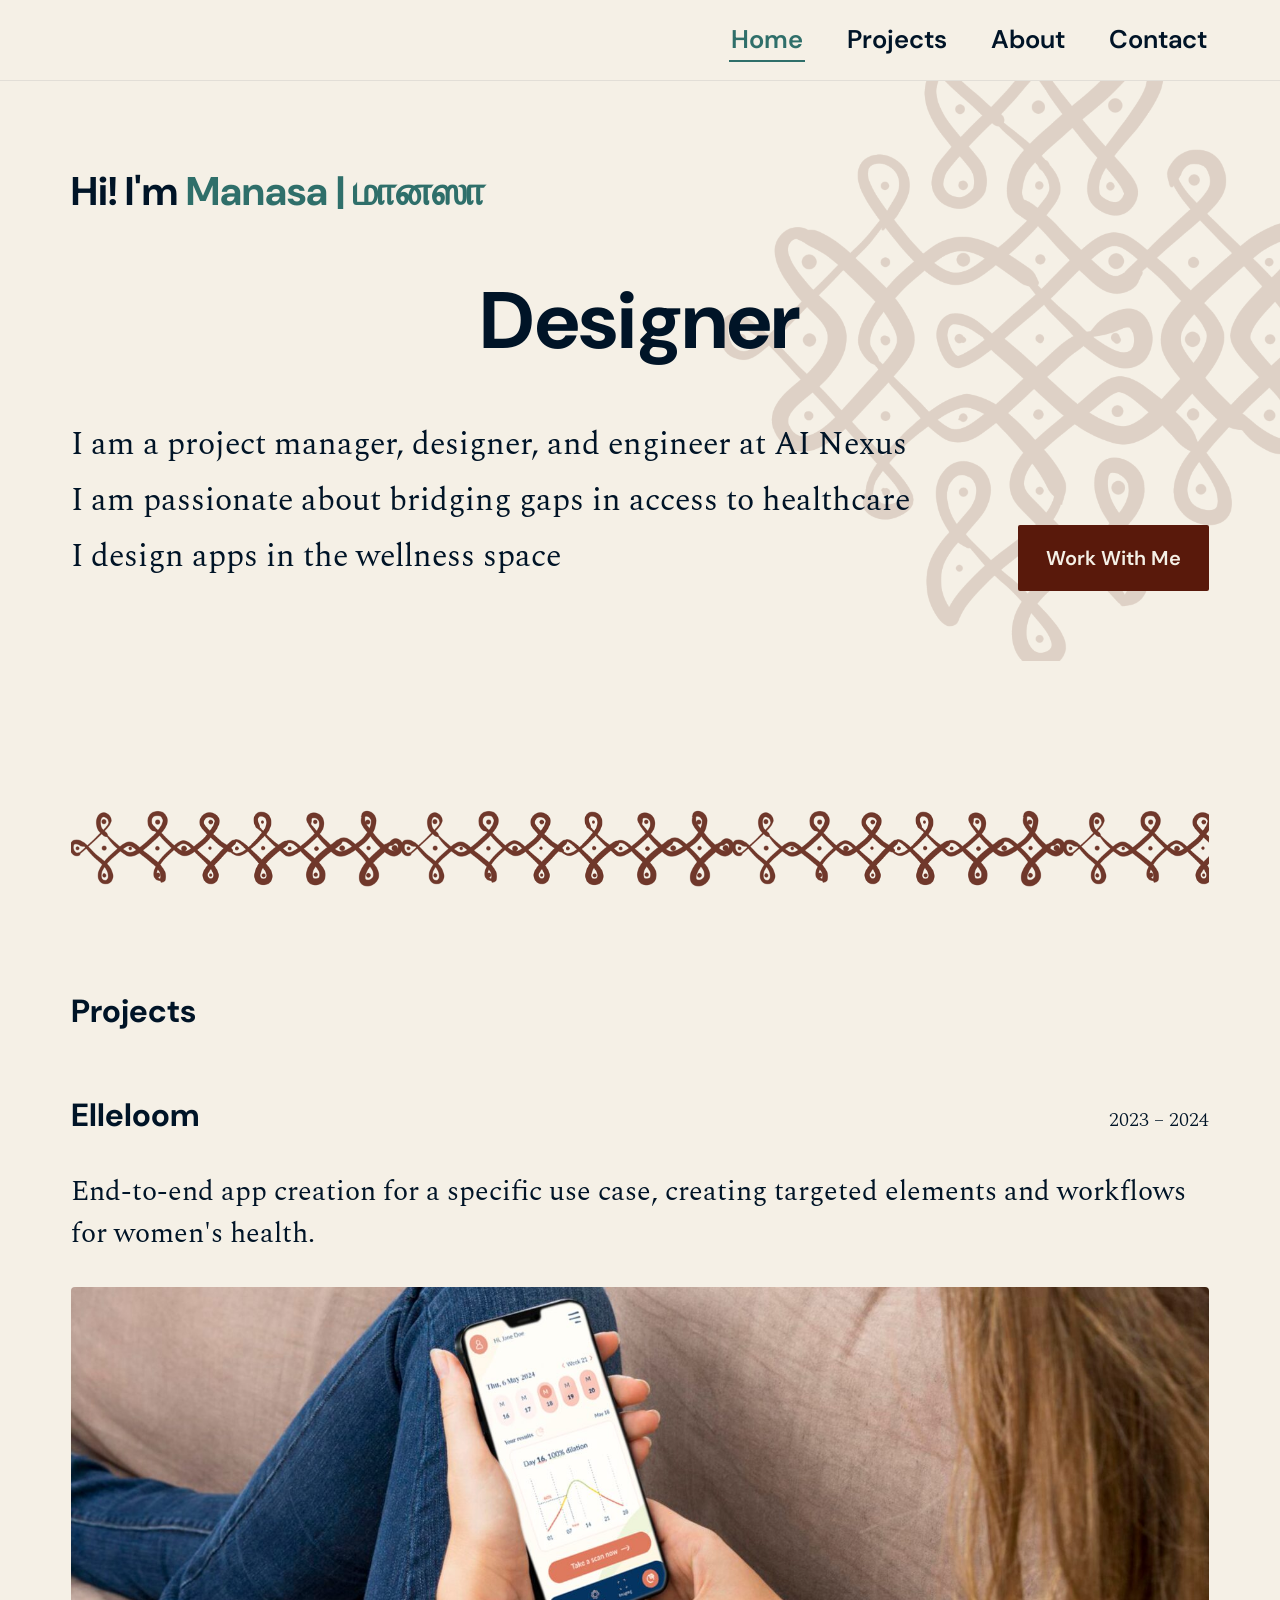
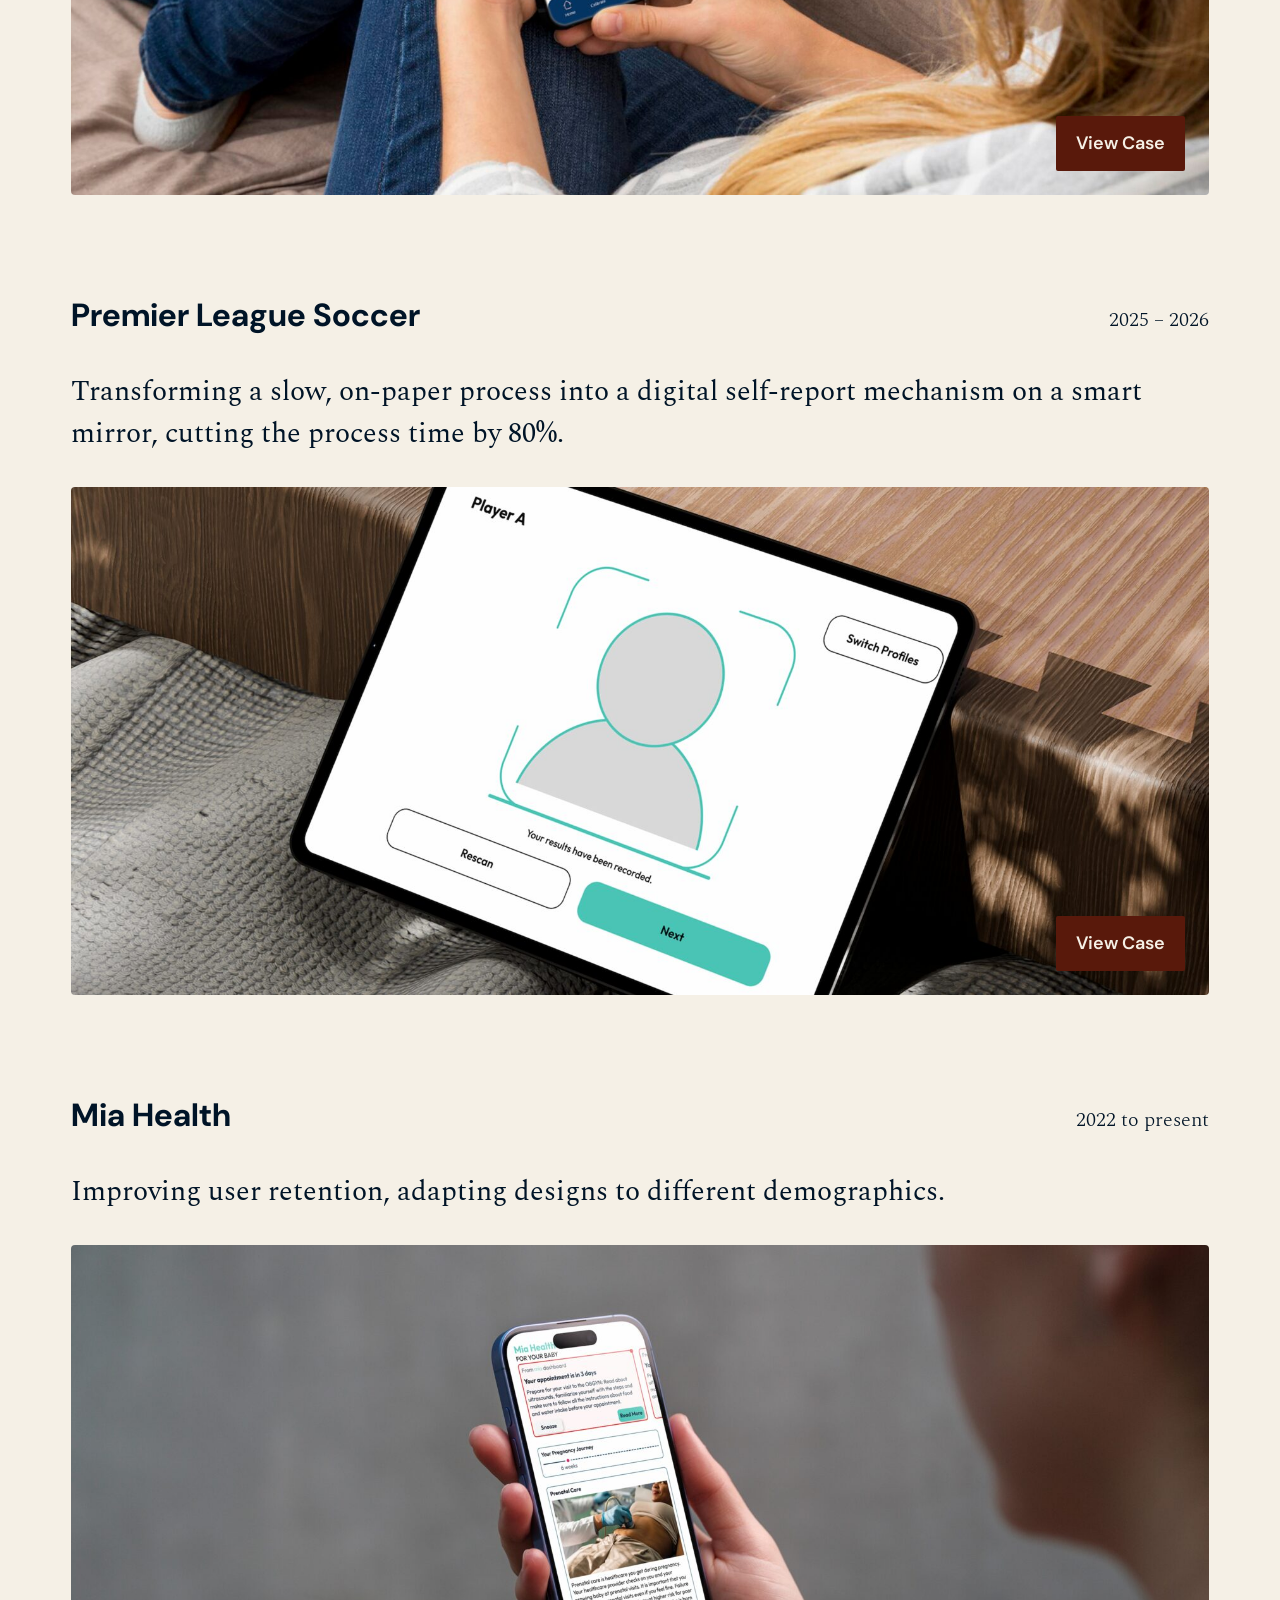
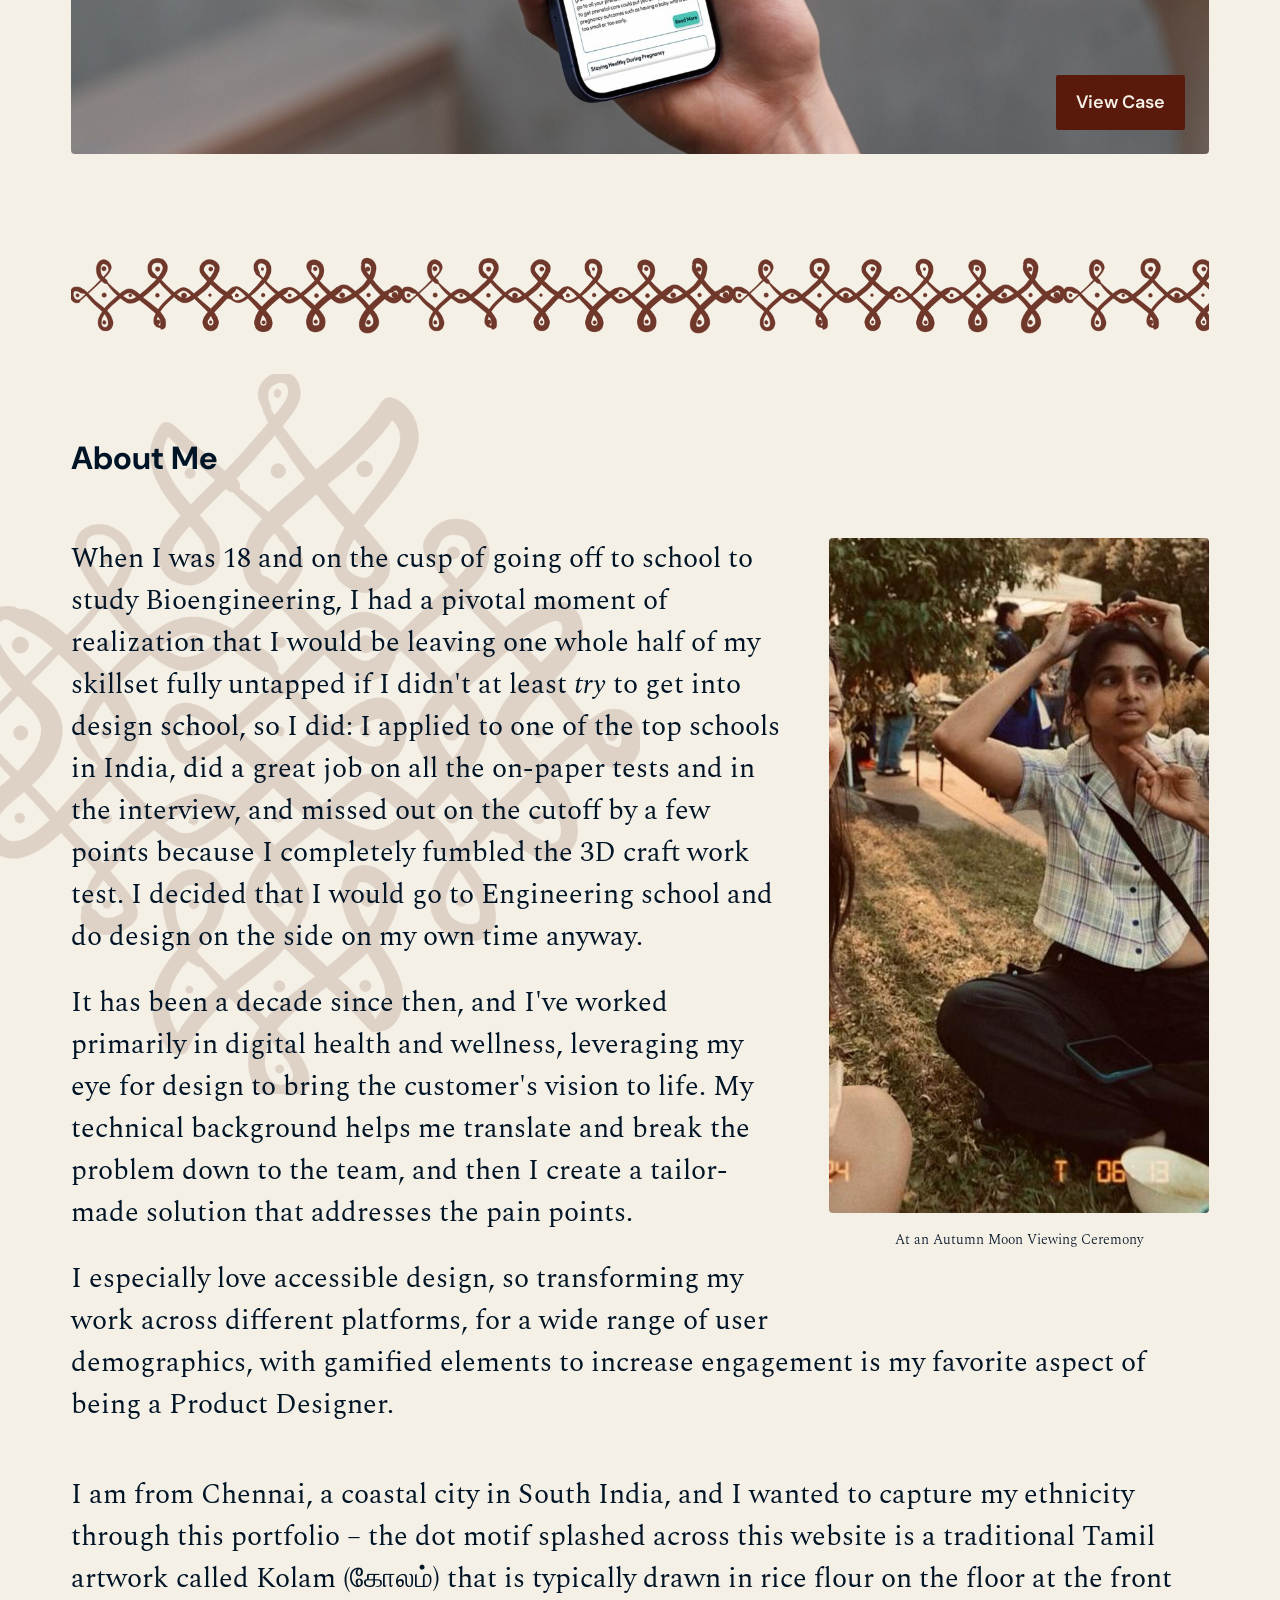
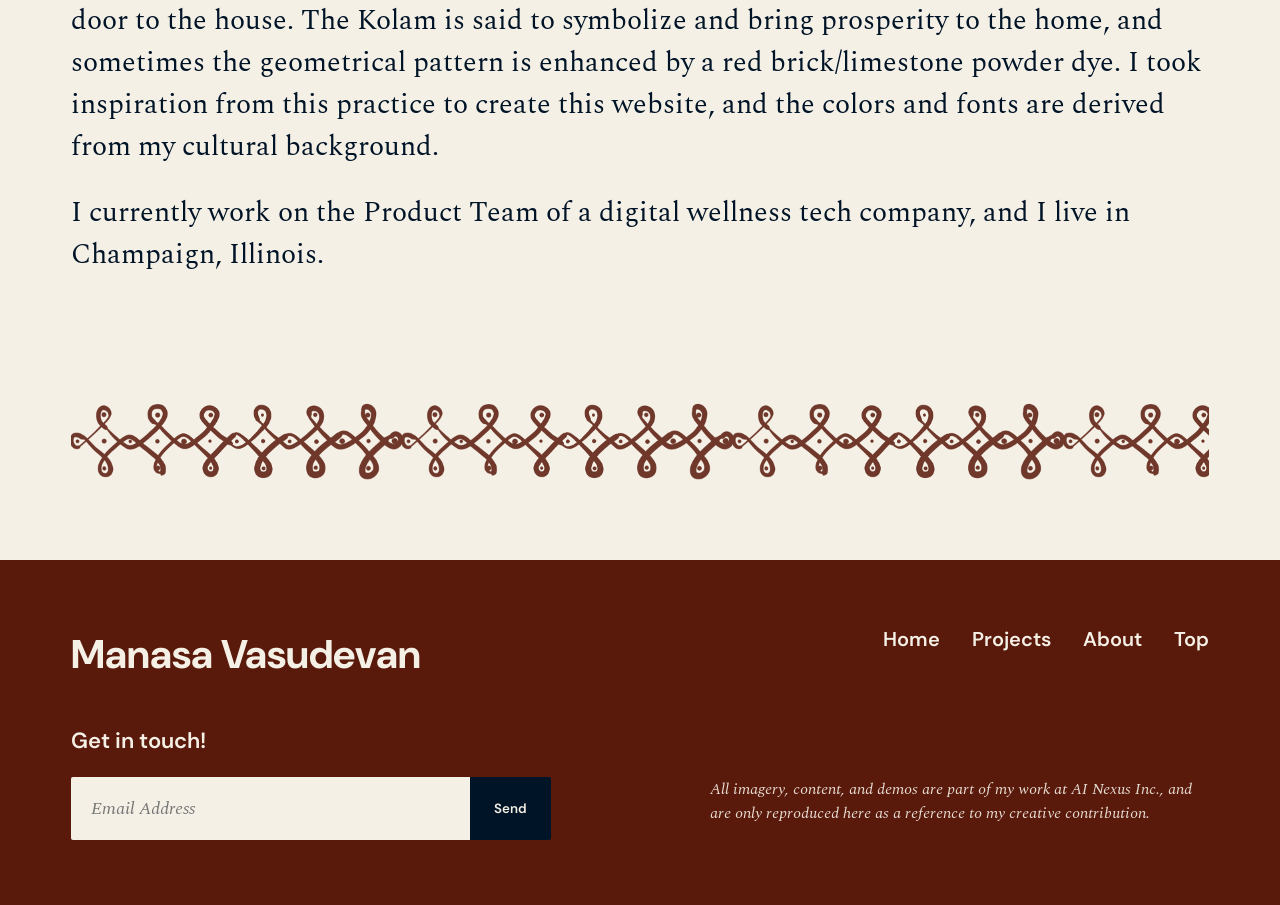
<file: index.html>
<!DOCTYPE html>
<html lang="en">
<head>
<meta charset="UTF-8">
<meta name="viewport" content="width=device-width, initial-scale=1.0">
<title>Manasa Vasudevan — Product Designer</title>
<meta name="description" content="Manasa Vasudevan — Product Designer &amp; Engineer, digital health and wellness.">
<link rel="preconnect" href="https://fonts.googleapis.com">
<link rel="preconnect" href="https://fonts.gstatic.com" crossorigin>
<link rel="stylesheet" href="css/style.css">
</head>
<body>

<a class="visually-hidden" href="#main">Skip to main content</a>

<header class="site-header">
  <div class="wrap">
    <button class="nav-toggle" aria-expanded="false" aria-controls="site-nav" aria-label="Toggle menu">
      <span></span>
    </button>
    <nav class="site-nav" id="site-nav">
      <ul>
        <li><a href="#top" class="is-active">Home</a></li>
        <li><a href="#projects">Projects</a></li>
        <li><a href="#about">About</a></li>
        <li><a href="#contact">Contact</a></li>
      </ul>
    </nav>
  </div>
</header>

<main id="main">

  <!-- ============ HERO ============ -->
  <section class="hero" id="top">
    <img class="hero-bg-motif" src="images/kolam-motif.png" alt="" aria-hidden="true" decoding="async">
    <div class="wrap">
      <p class="hero-greeting">Hi! I'm <span class="highlight">Manasa | மானஸா</span></p>
      <h1 class="hero-role"><span class="hero-role-word" id="hero-role-word">Designer</span></h1>
      <div class="hero-description">
        <p>I am a project manager, designer, and engineer at AI Nexus</p>
        <p>I am passionate about bridging gaps in access to healthcare</p>
        <p>I design apps in the wellness space</p>
      </div>
      <div class="hero-cta">
        <a class="btn" href="#contact">Work With Me</a>
      </div>
    </div>
  </section>

  <div class="kolam-divider" role="presentation"></div>

  <!-- ============ PROJECTS ============ -->
  <section class="page-section" id="projects">
    <div class="wrap">
      <h2 class="section-title">Projects</h2>

      <article class="project">
        <div class="project-head">
          <h3 class="project-title">Elleloom</h3>
          <span class="project-years">2023 – 2024</span>
        </div>
        <p class="project-description">End-to-end app creation for a specific use case, creating targeted elements and workflows for women's health.</p>
        <div class="project-media">
          <img src="images/project-elleloom.jpg" alt="Elleloom app screens" loading="lazy" decoding="async">
          <a class="btn" href="project-elleloom.html">View Case</a>
        </div>
      </article>

      <article class="project">
        <div class="project-head">
          <h3 class="project-title">Premier League Soccer</h3>
          <span class="project-years">2025 – 2026</span>
        </div>
        <p class="project-description">Transforming a slow, on-paper process into a digital self-report mechanism on a smart mirror, cutting the process time by 80%.</p>
        <div class="project-media">
          <img src="images/project-pls.jpg" alt="Premier League Soccer smart mirror app on iPad mockup" loading="lazy" decoding="async">
          <a class="btn" href="project-pls.html">View Case</a>
        </div>
      </article>

      <article class="project">
        <div class="project-head">
          <h3 class="project-title">Mia Health</h3>
          <span class="project-years">2022 to present</span>
        </div>
        <p class="project-description">Improving user retention, adapting designs to different demographics.</p>
        <div class="project-media">
          <img src="images/project-mia-health.jpg" alt="Mia Health app on iPhone mockup" loading="lazy" decoding="async">
          <a class="btn" href="project-mia-health.html">View Case</a>
        </div>
      </article>

    </div>
  </section>

  <div class="kolam-divider" role="presentation"></div>

  <!-- ============ ABOUT ============ -->
  <section class="page-section about" id="about">
    <img class="about-bg-motif" src="images/kolam-motif.png" alt="" aria-hidden="true" loading="lazy" decoding="async">
    <div class="wrap">
      <h2 class="section-title">About Me</h2>

      <div class="about-grid">
        <!-- Photo comes first in source order and floats right so the text below wraps around it (40px gap). -->
        <div class="about-photo-wrap">
          <div class="about-photo">
            <img src="images/about-portrait.jpg" alt="Manasa at an Autumn Moon Viewing Ceremony" loading="lazy" decoding="async">
          </div>
          <p class="about-caption">At an Autumn Moon Viewing Ceremony</p>
        </div>

        <div class="about-text">
          <p>When I was 18 and on the cusp of going off to school to study Bioengineering, I had a pivotal moment of realization that I would be leaving one whole half of my skillset fully untapped if I didn't at least <em>try</em> to get into design school, so I did: I applied to one of the top schools in India, did a great job on all the on-paper tests and in the interview, and missed out on the cutoff by a few points because I completely fumbled the 3D craft work test. I decided that I would go to Engineering school and do design on the side on my own time anyway.</p>
          <p>It has been a decade since then, and I've worked primarily in digital health and wellness, leveraging my eye for design to bring the customer's vision to life. My technical background helps me translate and break the problem down to the team, and then I create a tailor-made solution that addresses the pain points.</p>
          <p>I especially love accessible design, so transforming my work across different platforms, for a wide range of user demographics, with gamified elements to increase engagement is my favorite aspect of being a Product Designer.</p>
        </div>
      </div>

      <div class="about-fulltext">
        <p>I am from Chennai, a coastal city in South India, and I wanted to capture my ethnicity through this portfolio – the dot motif splashed across this website is a traditional Tamil artwork called Kolam (கோலம்) that is typically drawn in rice flour on the floor at the front door to the house. The Kolam is said to symbolize and bring prosperity to the home, and sometimes the geometrical pattern is enhanced by a red brick/limestone powder dye. I took inspiration from this practice to create this website, and the colors and fonts are derived from my cultural background.</p>
        <p>I currently work on the Product Team of a digital wellness tech company, and I live in Champaign, Illinois.</p>
      </div>
    </div>
  </section>

  <div class="kolam-divider kolam-divider--end" role="presentation"></div>

</main>

<!-- ============ FOOTER ============ -->
<footer class="site-footer" id="contact">
  <div class="wrap">
    <div class="footer-top">
      <p class="footer-name">Manasa Vasudevan</p>
      <nav class="footer-nav" aria-label="Footer">
        <ul>
          <li><a href="#top">Home</a></li>
          <li><a href="#projects">Projects</a></li>
          <li><a href="#about">About</a></li>
          <li><a href="#top">Top</a></li>
        </ul>
      </nav>
    </div>

    <div class="footer-columns">
      <div>
        <h3 class="footer-contact-title">Get in touch!</h3>
        <form class="footer-form" id="contact-form">
          <label class="visually-hidden" for="email">Email address</label>
          <input type="email" id="email" name="email" placeholder="Email Address" required>
          <button type="submit">Send</button>
        </form>
      </div>
      <div>
        <h3 class="footer-contact-title footer-spacer" aria-hidden="true">Get in touch!</h3>
        <p class="footer-note">All imagery, content, and demos are part of my work at AI Nexus Inc., and are only reproduced here as a reference to my creative contribution.</p>
      </div>
    </div>
  </div>
</footer>

<script src="js/script.js"></script>
</body>
</html>
</file>
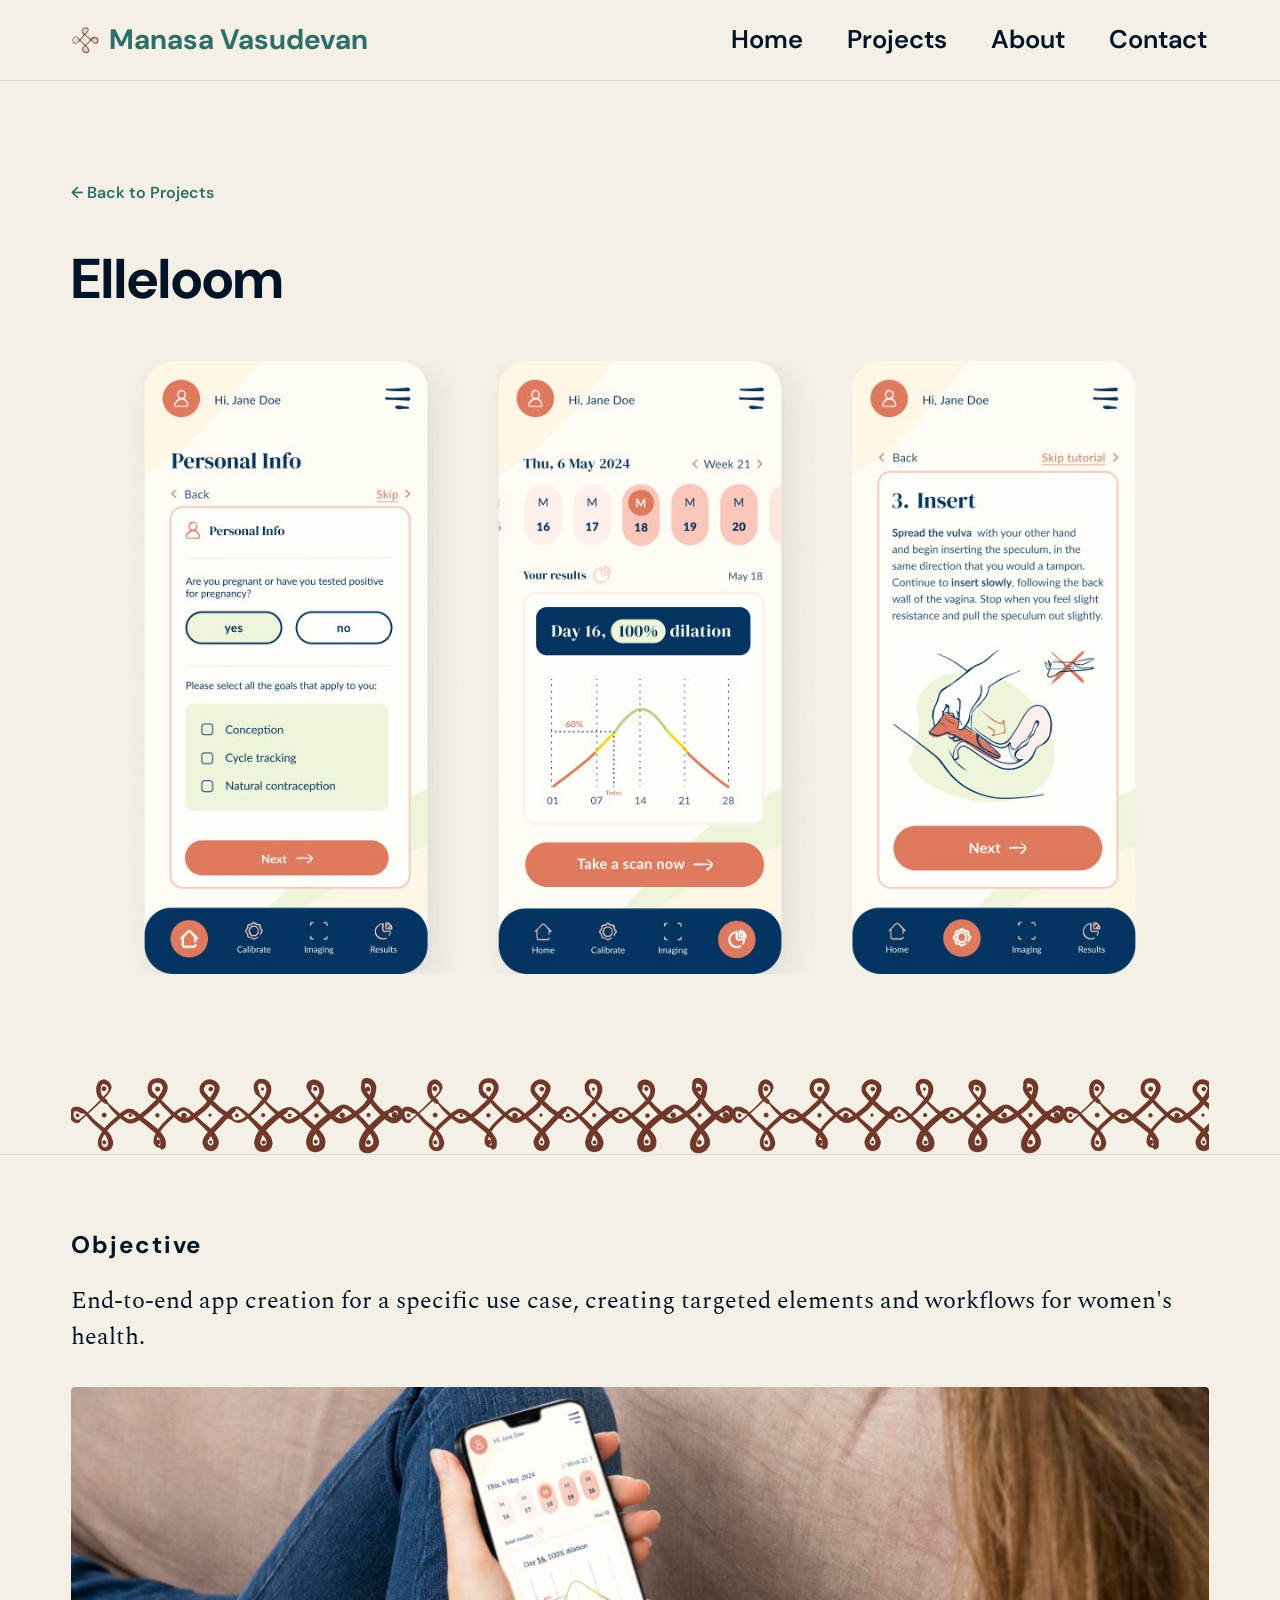
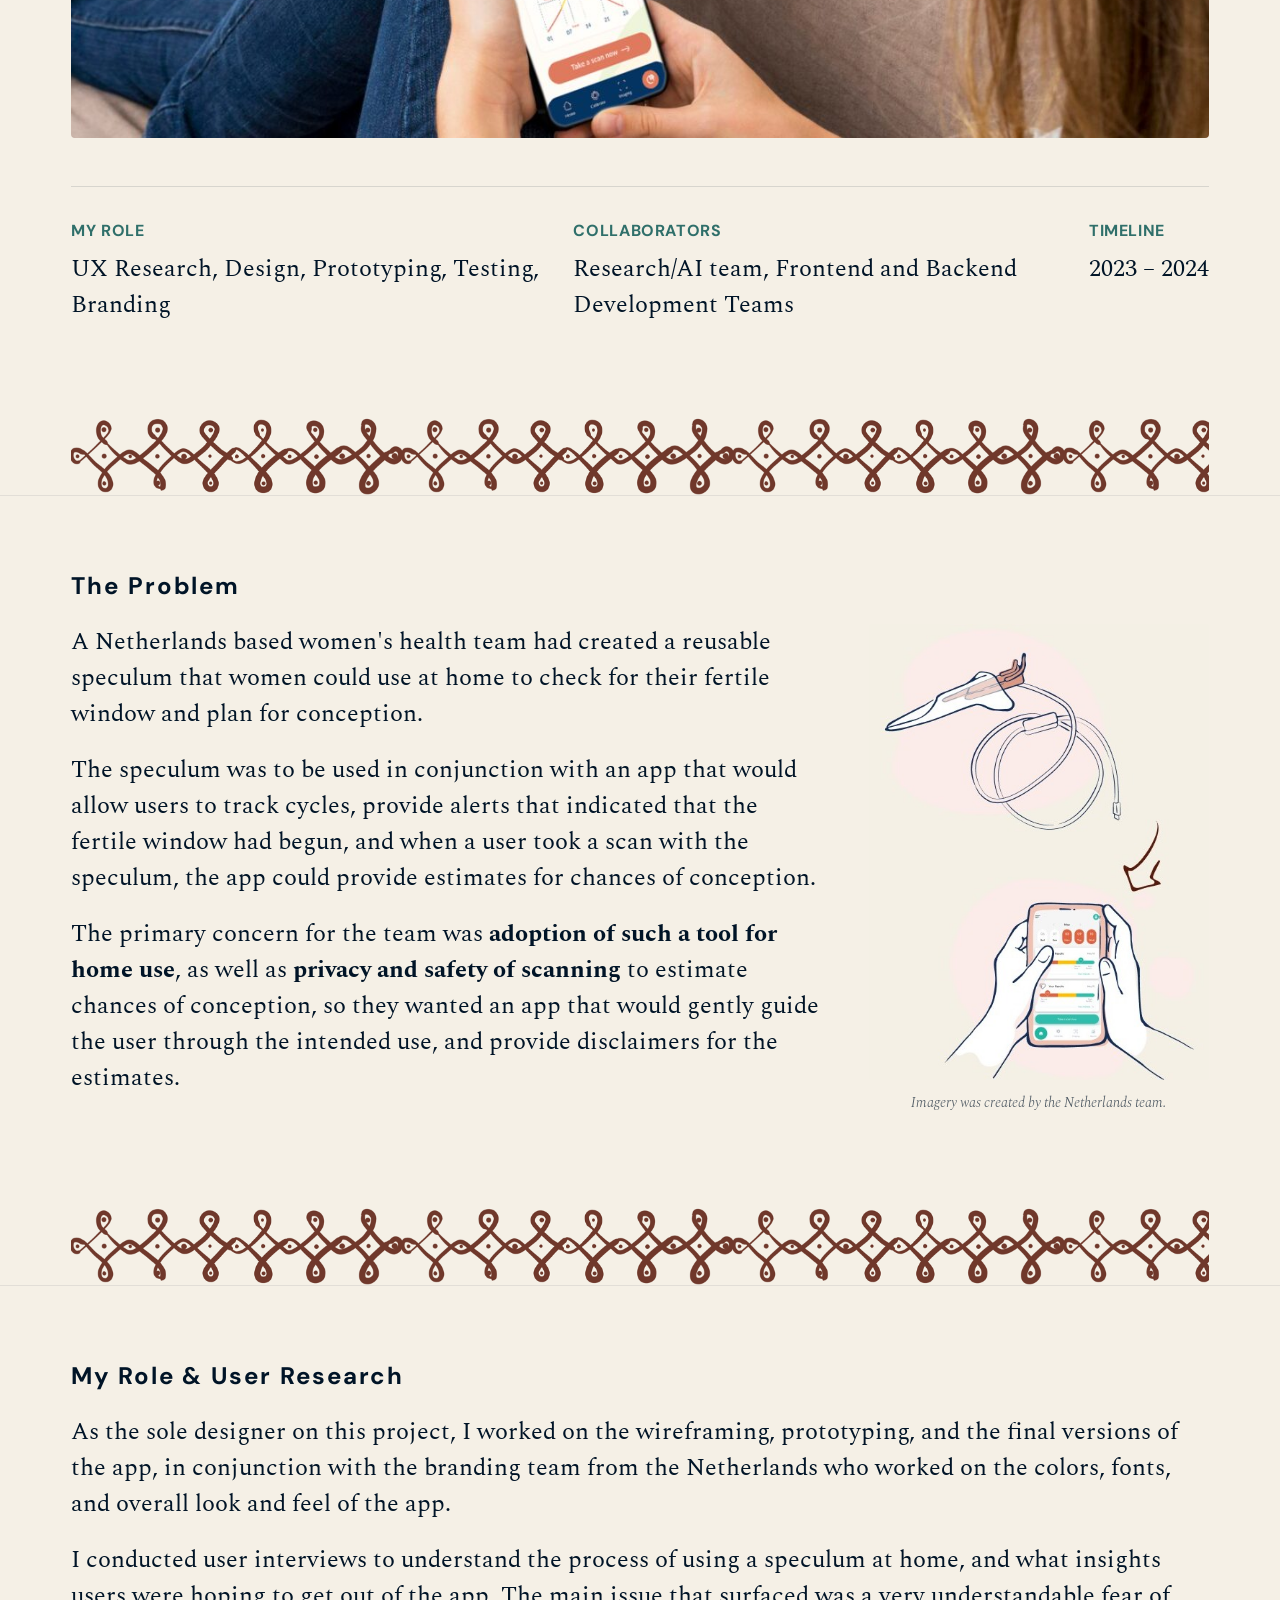
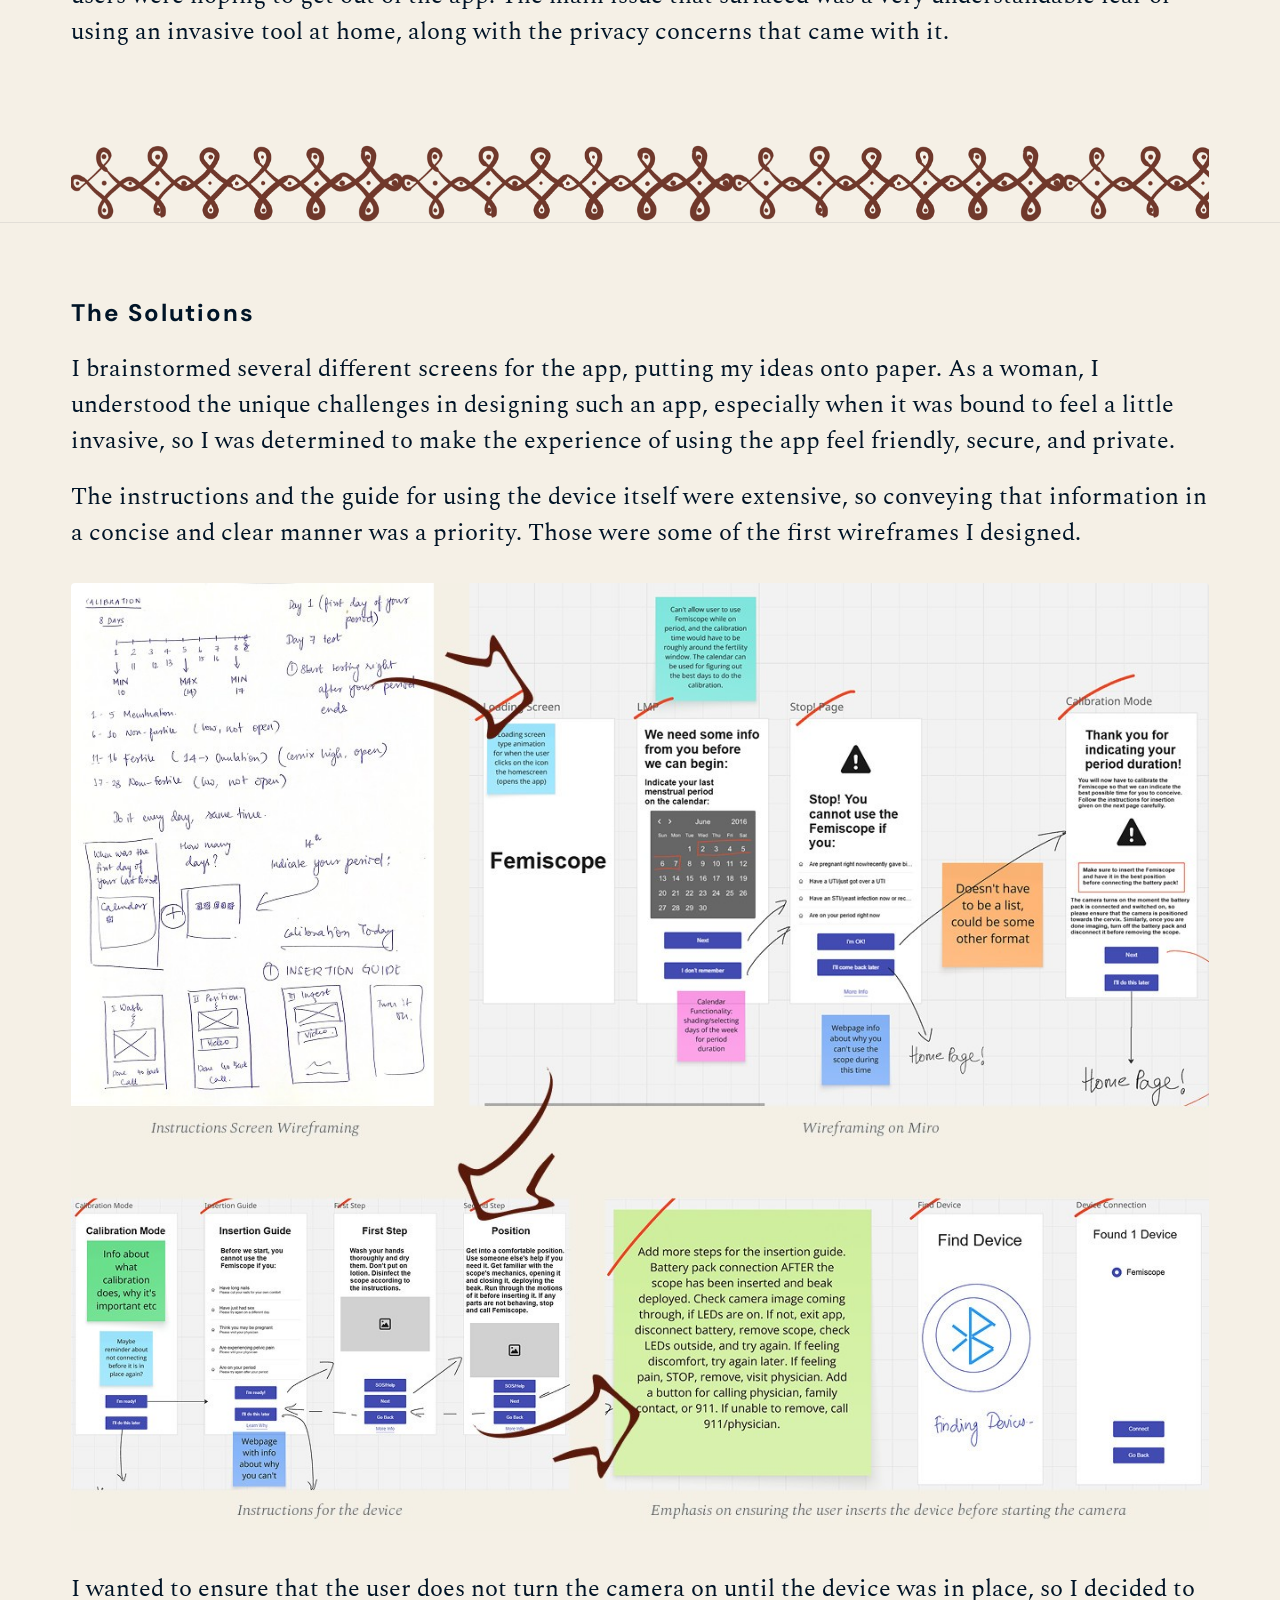
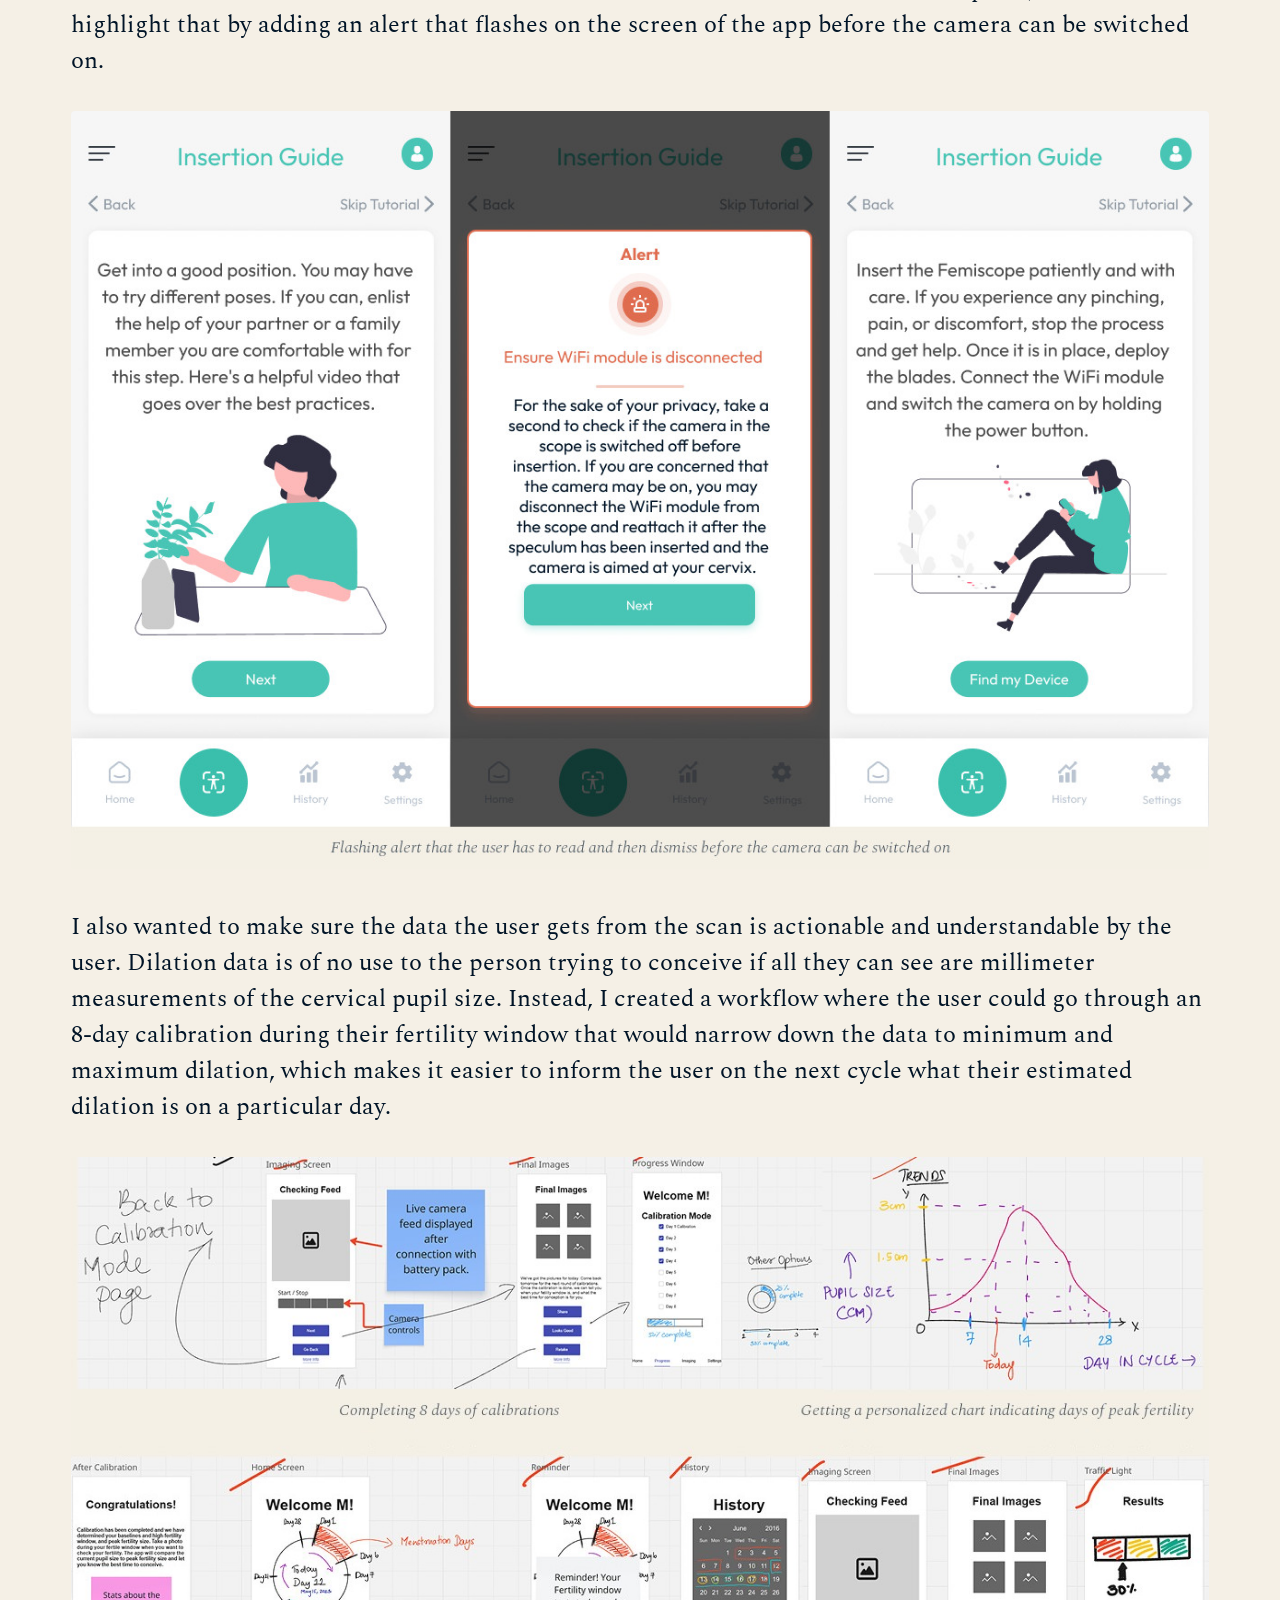
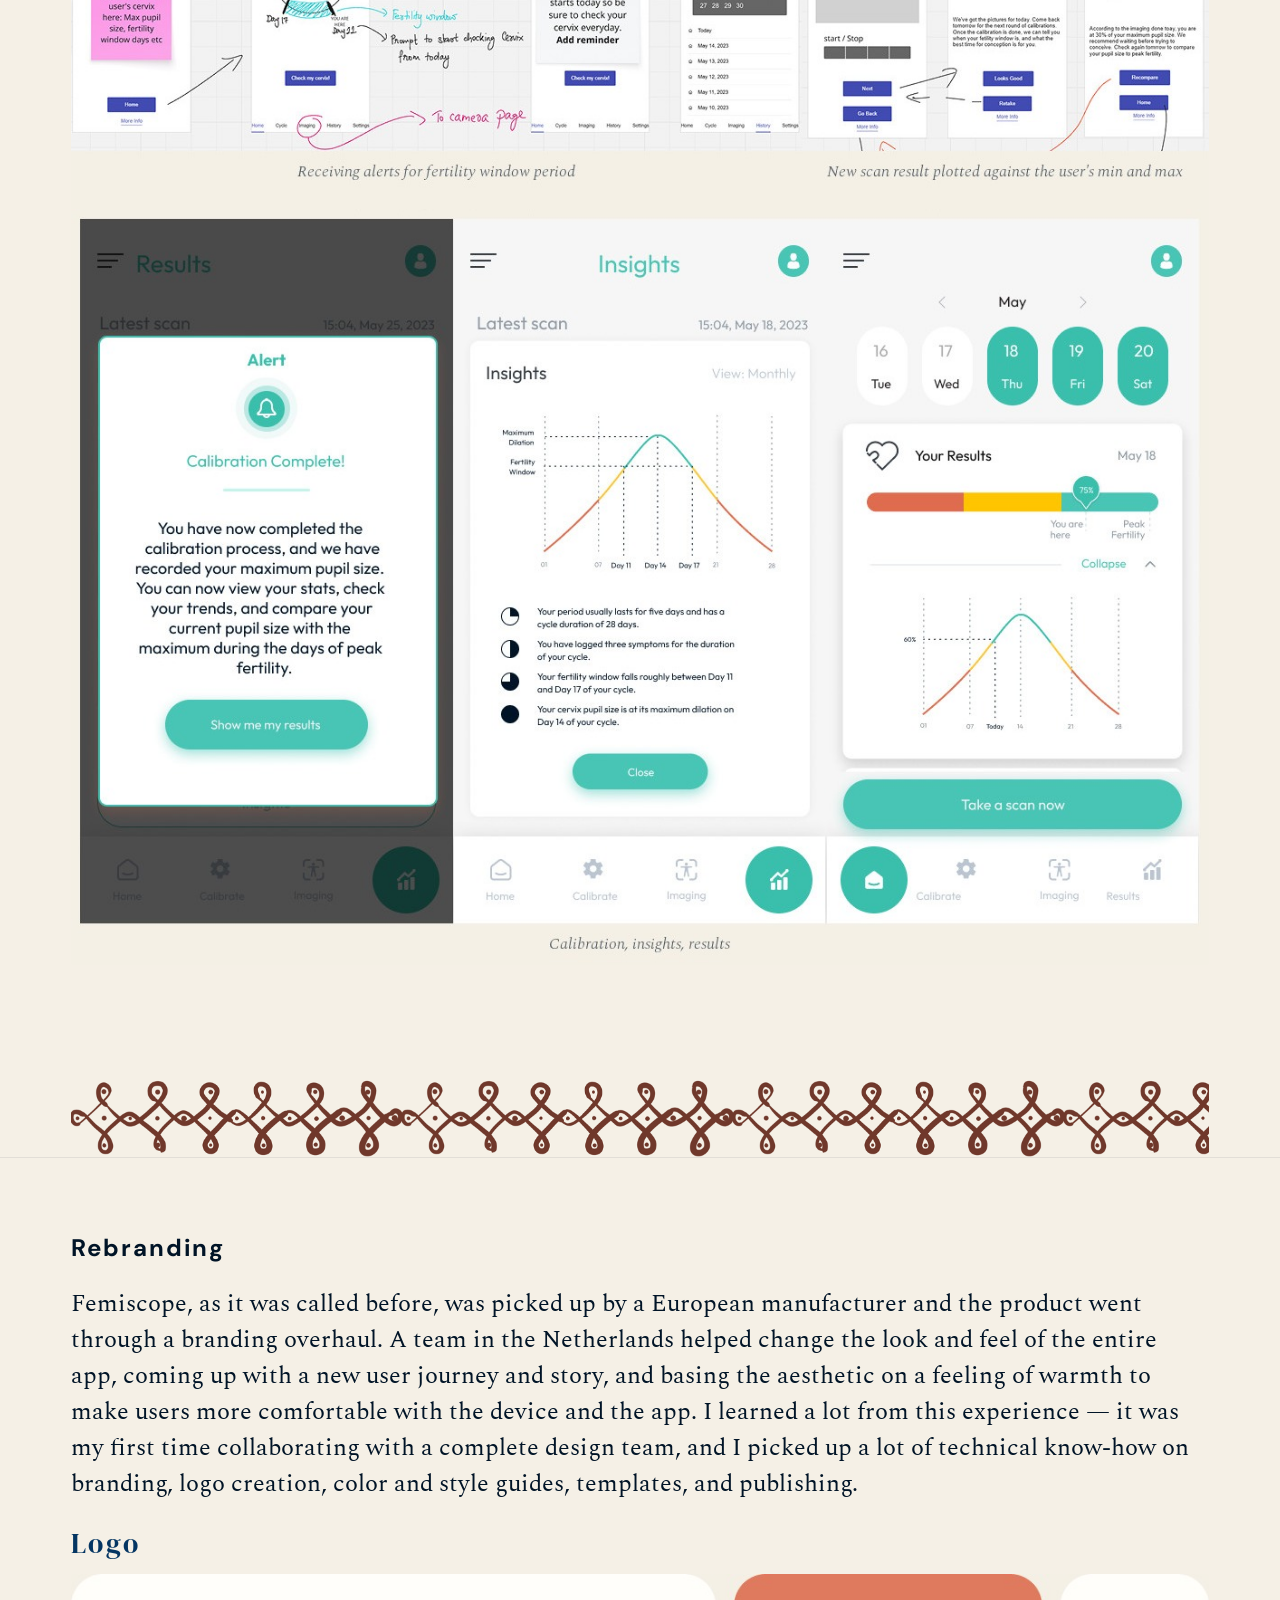
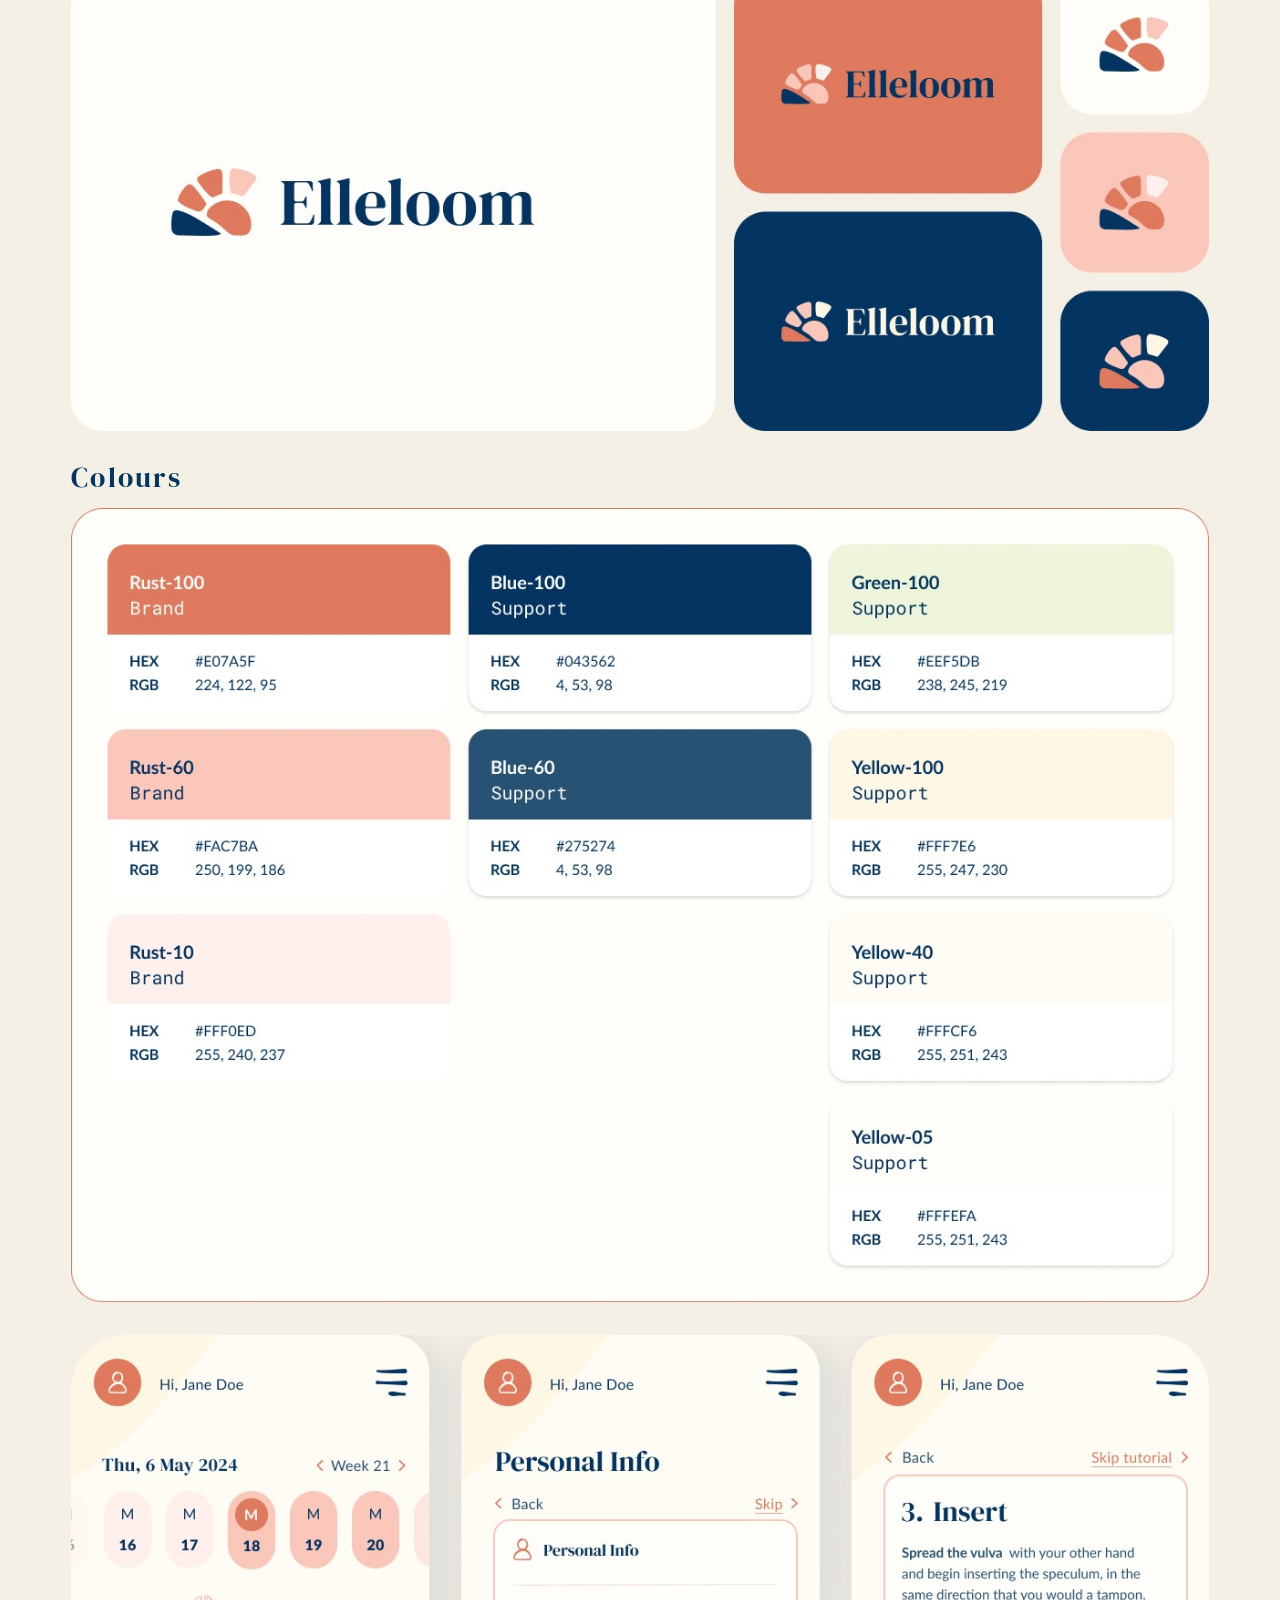
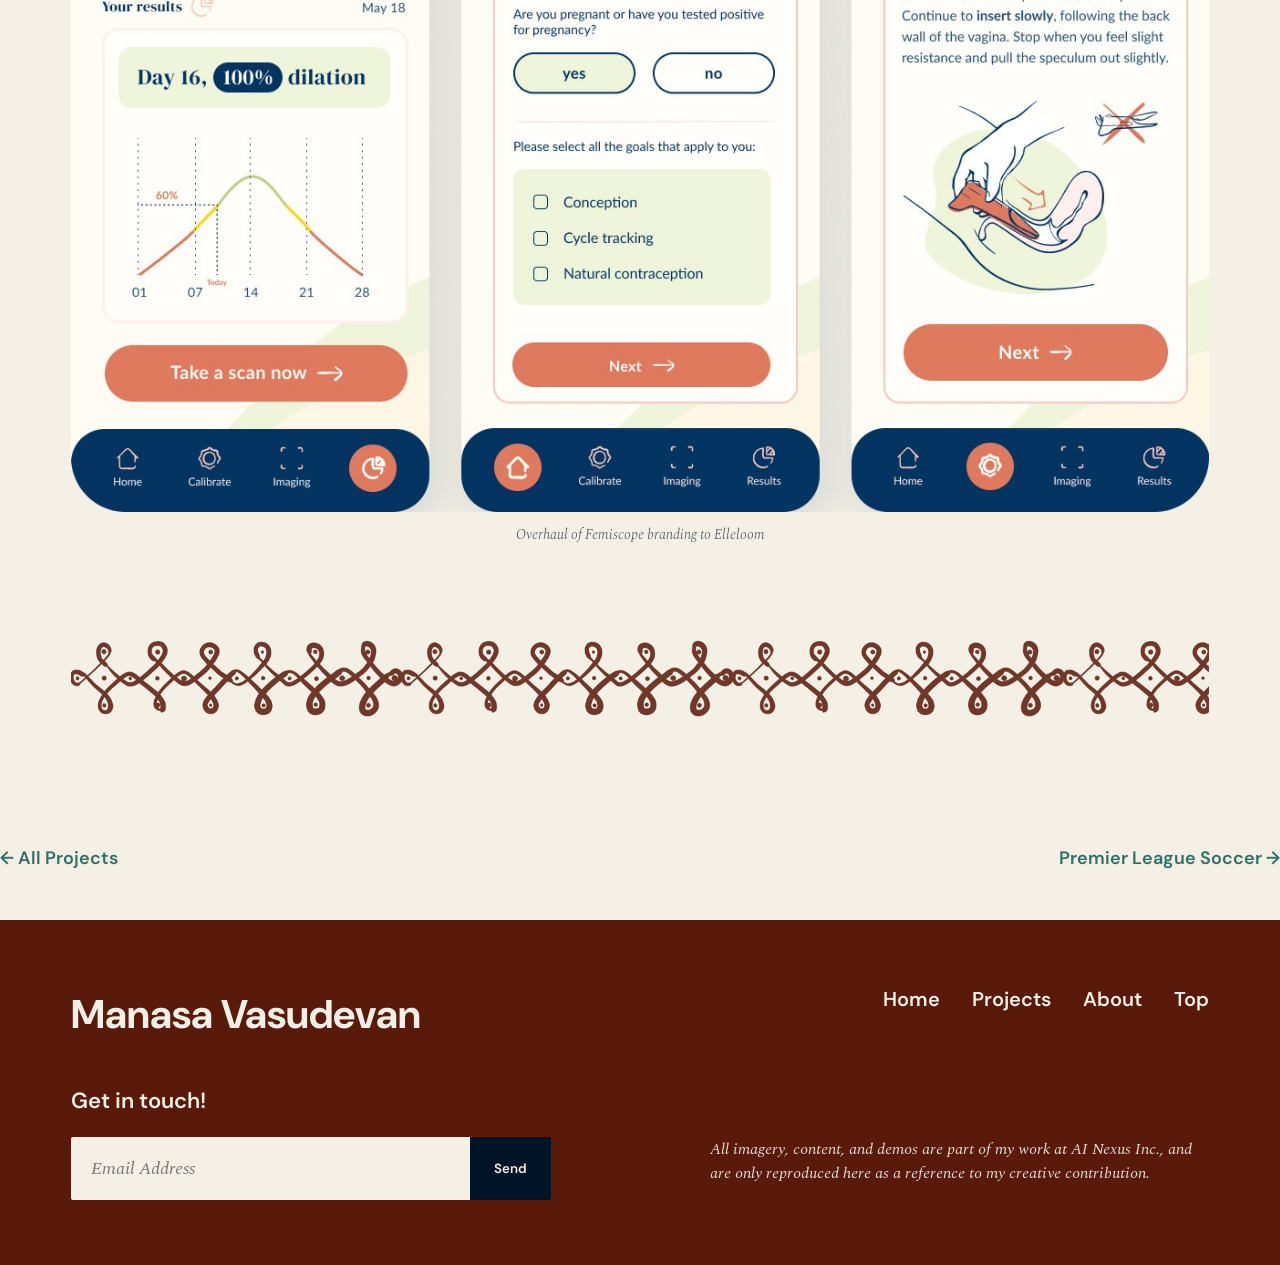
<file: project-elleloom.html>
<!DOCTYPE html>
<html lang="en">
<head>
<meta charset="UTF-8">
<meta name="viewport" content="width=device-width, initial-scale=1.0">
<title>Elleloom — Manasa Vasudevan</title>
<meta name="description" content="Case study: Elleloom, a fertility-tracking app paired with a reusable at-home speculum.">
<link rel="preconnect" href="https://fonts.googleapis.com">
<link rel="preconnect" href="https://fonts.gstatic.com" crossorigin>
<link rel="stylesheet" href="css/style.css">
</head>
<body>

<a class="visually-hidden" href="#main">Skip to main content</a>

<header class="site-header site-header--with-brand">
  <div class="wrap">
    <a class="site-brand" href="index.html#top">
      <img class="site-brand-icon" src="images/kolam-logo.png" alt="" aria-hidden="true">
      Manasa Vasudevan
    </a>
    <button class="nav-toggle" aria-expanded="false" aria-controls="site-nav" aria-label="Toggle menu">
      <span></span>
    </button>
    <nav class="site-nav" id="site-nav">
      <ul>
        <li><a href="index.html#top">Home</a></li>
        <li><a href="index.html#projects">Projects</a></li>
        <li><a href="index.html#about">About</a></li>
        <li><a href="index.html#contact">Contact</a></li>
      </ul>
    </nav>
  </div>
</header>

<main id="main">

  <section class="page-section case-hero">
    <div class="wrap">
      <a class="case-back" href="index.html#projects">&larr; Back to Projects</a>
      <h1 class="case-title">Elleloom</h1>

      <div class="case-hero-image">
        <img src="images/elleloom-hero.jpg" alt="Elleloom app screens: personal info, cycle tracking, and insertion guide" decoding="async" fetchpriority="high">
      </div>
    </div>
  </section>

  <div class="kolam-divider" role="presentation"></div>

  <section class="case-section">
    <div class="wrap">
      <p class="case-section-label">Objective</p>
      <p>End-to-end app creation for a specific use case, creating targeted elements and workflows for women's health.</p>
      <div class="case-image">
        <img src="images/elleloom-objective.jpg" alt="Elleloom app open on a phone, held in someone's hands" loading="lazy" decoding="async">
      </div>
      <div class="case-meta">
        <div class="case-meta-item">
          <h3>My Role</h3>
          <p>UX Research, Design, Prototyping, Testing, Branding</p>
        </div>
        <div class="case-meta-item">
          <h3>Collaborators</h3>
          <p>Research/AI team, Frontend and Backend Development Teams</p>
        </div>
        <div class="case-meta-item">
          <h3>Timeline</h3>
          <p>2023 – 2024</p>
        </div>
      </div>
    </div>
  </section>

  <div class="kolam-divider" role="presentation"></div>

  <section class="case-section">
    <div class="wrap">
      <p class="case-section-label">The Problem</p>
      <div class="case-float">
        <div class="case-float-text">
          <p>A Netherlands based women's health team had created a reusable speculum that women could use at home to check for their fertile window and plan for conception.</p>
          <p>The speculum was to be used in conjunction with an app that would allow users to track cycles, provide alerts that indicated that the fertile window had begun, and when a user took a scan with the speculum, the app could provide estimates for chances of conception.</p>
          <p>The primary concern for the team was <strong>adoption of such a tool for home use</strong>, as well as <strong>privacy and safety of scanning</strong> to estimate chances of conception, so they wanted an app that would gently guide the user through the intended use, and provide disclaimers for the estimates.</p>
        </div>
        <div class="case-image--float">
          <div class="case-image">
            <img src="images/elleloom-problem.jpg" alt="A person using the Elleloom speculum device at home" loading="lazy" decoding="async">
          </div>
          <p class="case-image-caption">Imagery was created by the Netherlands team.</p>
        </div>
      </div>
    </div>
  </section>

  <div class="kolam-divider" role="presentation"></div>

  <section class="case-section">
    <div class="wrap">
      <p class="case-section-label">My Role &amp; User Research</p>
      <p>As the sole designer on this project, I worked on the wireframing, prototyping, and the final versions of the app, in conjunction with the branding team from the Netherlands who worked on the colors, fonts, and overall look and feel of the app.</p>
      <p>I conducted user interviews to understand the process of using a speculum at home, and what insights users were hoping to get out of the app. The main issue that surfaced was a very understandable fear of using an invasive tool at home, along with the privacy concerns that came with it.</p>
    </div>
  </section>

  <div class="kolam-divider" role="presentation"></div>

  <section class="case-section" id="solutions">
    <div class="wrap">
      <p class="case-section-label">The Solutions</p>
      <p>I brainstormed several different screens for the app, putting my ideas onto paper. As a woman, I understood the unique challenges in designing such an app, especially when it was bound to feel a little invasive, so I was determined to make the experience of using the app feel friendly, secure, and private.</p>
      <p>The instructions and the guide for using the device itself were extensive, so conveying that information in a concise and clear manner was a priority. Those were some of the first wireframes I designed.</p>
      <div class="case-image">
        <img src="images/elleloom-wireframes.jpg" alt="Miro wireframes for the instructions screen flow" loading="lazy" decoding="async">
      </div>
      <p>I wanted to ensure that the user does not turn the camera on until the device was in place, so I decided to highlight that by adding an alert that flashes on the screen of the app before the camera can be switched on.</p>
      <div class="case-image">
        <img src="images/elleloom-instructions.jpg" alt="Elleloom app instructions screen" loading="lazy" decoding="async">
      </div>
      <p>I also wanted to make sure the data the user gets from the scan is actionable and understandable by the user. Dilation data is of no use to the person trying to conceive if all they can see are millimeter measurements of the cervical pupil size. Instead, I created a workflow where the user could go through an 8-day calibration during their fertility window that would narrow down the data to minimum and maximum dilation, which makes it easier to inform the user on the next cycle what their estimated dilation is on a particular day.</p>
      <div class="case-image">
        <img src="images/elleloom-solutions.jpg" alt="Elleloom app screens: insertion guide, calibration, and results" loading="lazy" decoding="async">
      </div>
    </div>
  </section>

  <div class="kolam-divider" role="presentation"></div>

  <section class="case-section">
    <div class="wrap">
      <p class="case-section-label">Rebranding</p>
      <p>Femiscope, as it was called before, was picked up by a European manufacturer and the product went through a branding overhaul. A team in the Netherlands helped change the look and feel of the entire app, coming up with a new user journey and story, and basing the aesthetic on a feeling of warmth to make users more comfortable with the device and the app. I learned a lot from this experience — it was my first time collaborating with a complete design team, and I picked up a lot of technical know-how on branding, logo creation, color and style guides, templates, and publishing.</p>
      <p class="case-section-label rebrand-subheading">Logo</p>
      <div class="case-image">
        <img src="images/elleloom-rebrand-logo.jpg" alt="Elleloom logo lockups, colorways, and app icon variations" loading="lazy" decoding="async">
      </div>
      <p class="case-section-label rebrand-subheading rebrand-subheading--colours">Colours</p>
      <div class="case-image">
        <img src="images/elleloom-rebrand-colours.jpg" alt="Elleloom brand and support color palette with hex and RGB values" loading="lazy" decoding="async">
      </div>
      <div class="case-image">
        <img src="images/elleloom-rebrand-screens.jpg" alt="Elleloom app screens after the rebrand" loading="lazy" decoding="async">
      </div>
      <p class="case-image-caption">Overhaul of Femiscope branding to Elleloom</p>
    </div>
  </section>

  <div class="kolam-divider kolam-divider--end" role="presentation"></div>

  <div class="case-nav wrap">
    <a href="index.html#projects">&larr; All Projects</a>
    <a href="project-pls.html">Premier League Soccer &rarr;</a>
  </div>

</main>

<footer class="site-footer" id="contact">
  <div class="wrap">
    <div class="footer-top">
      <p class="footer-name">Manasa Vasudevan</p>
      <nav class="footer-nav" aria-label="Footer">
        <ul>
          <li><a href="index.html#top">Home</a></li>
          <li><a href="index.html#projects">Projects</a></li>
          <li><a href="index.html#about">About</a></li>
          <li><a href="#top">Top</a></li>
        </ul>
      </nav>
    </div>

    <div class="footer-columns">
      <div>
        <h3 class="footer-contact-title">Get in touch!</h3>
        <form class="footer-form" id="contact-form">
          <label class="visually-hidden" for="email">Email address</label>
          <input type="email" id="email" name="email" placeholder="Email Address" required>
          <button type="submit">Send</button>
        </form>
      </div>
      <div>
        <h3 class="footer-contact-title footer-spacer" aria-hidden="true">Get in touch!</h3>
        <p class="footer-note">All imagery, content, and demos are part of my work at AI Nexus Inc., and are only reproduced here as a reference to my creative contribution.</p>
      </div>
    </div>
  </div>
</footer>

<script src="js/script.js"></script>
</body>
</html>
</file>
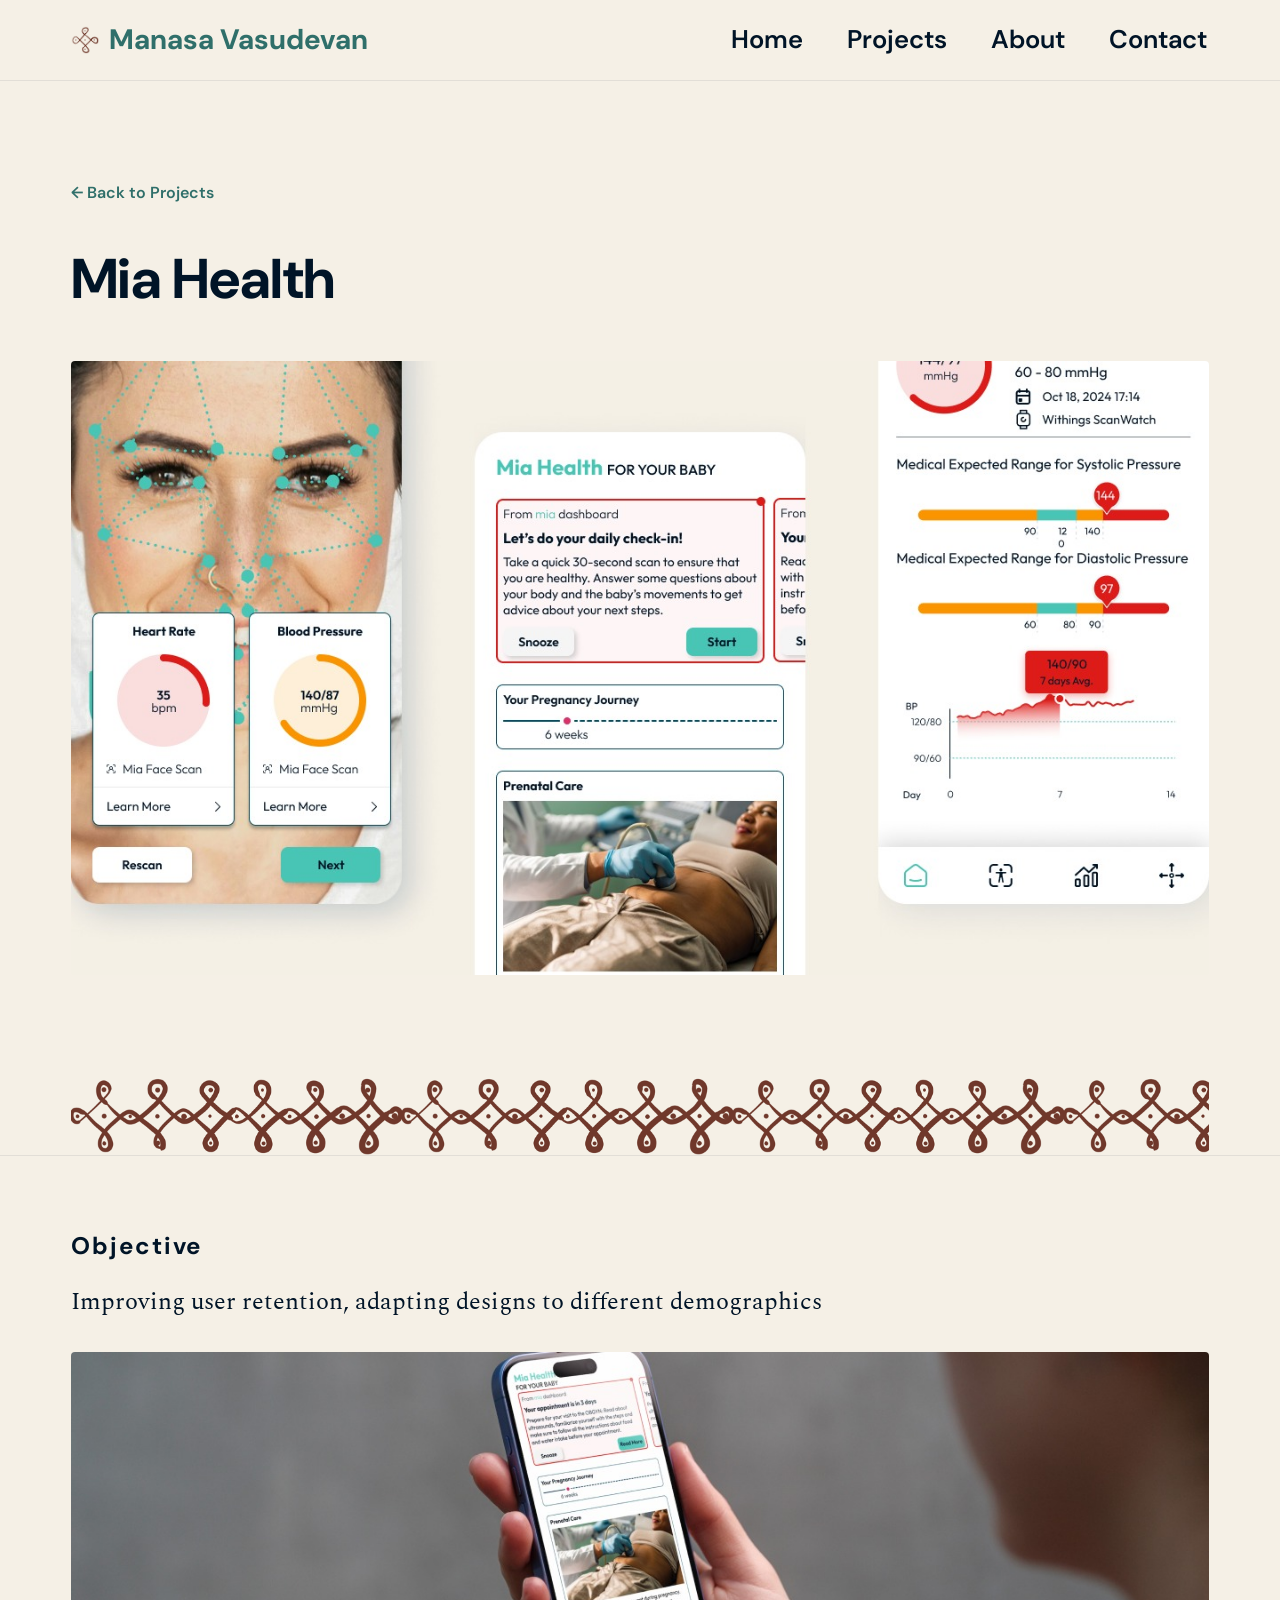
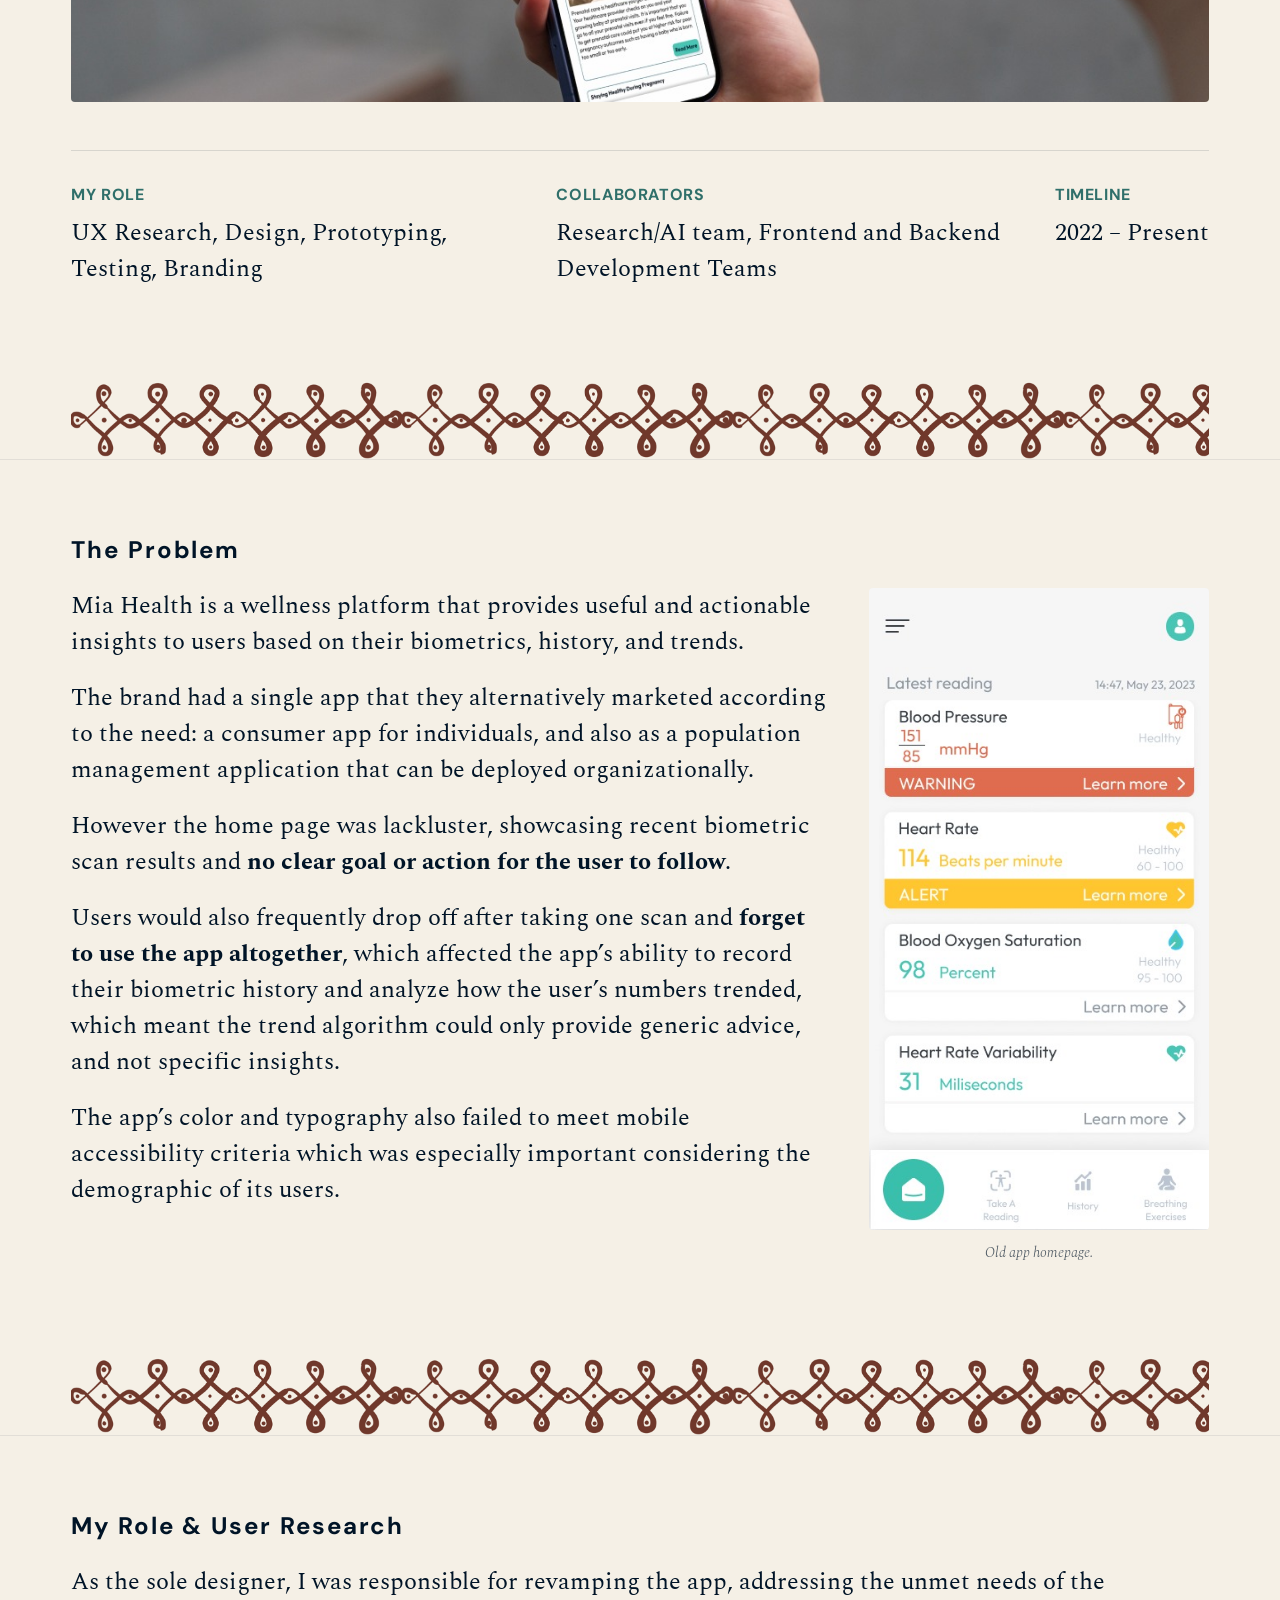
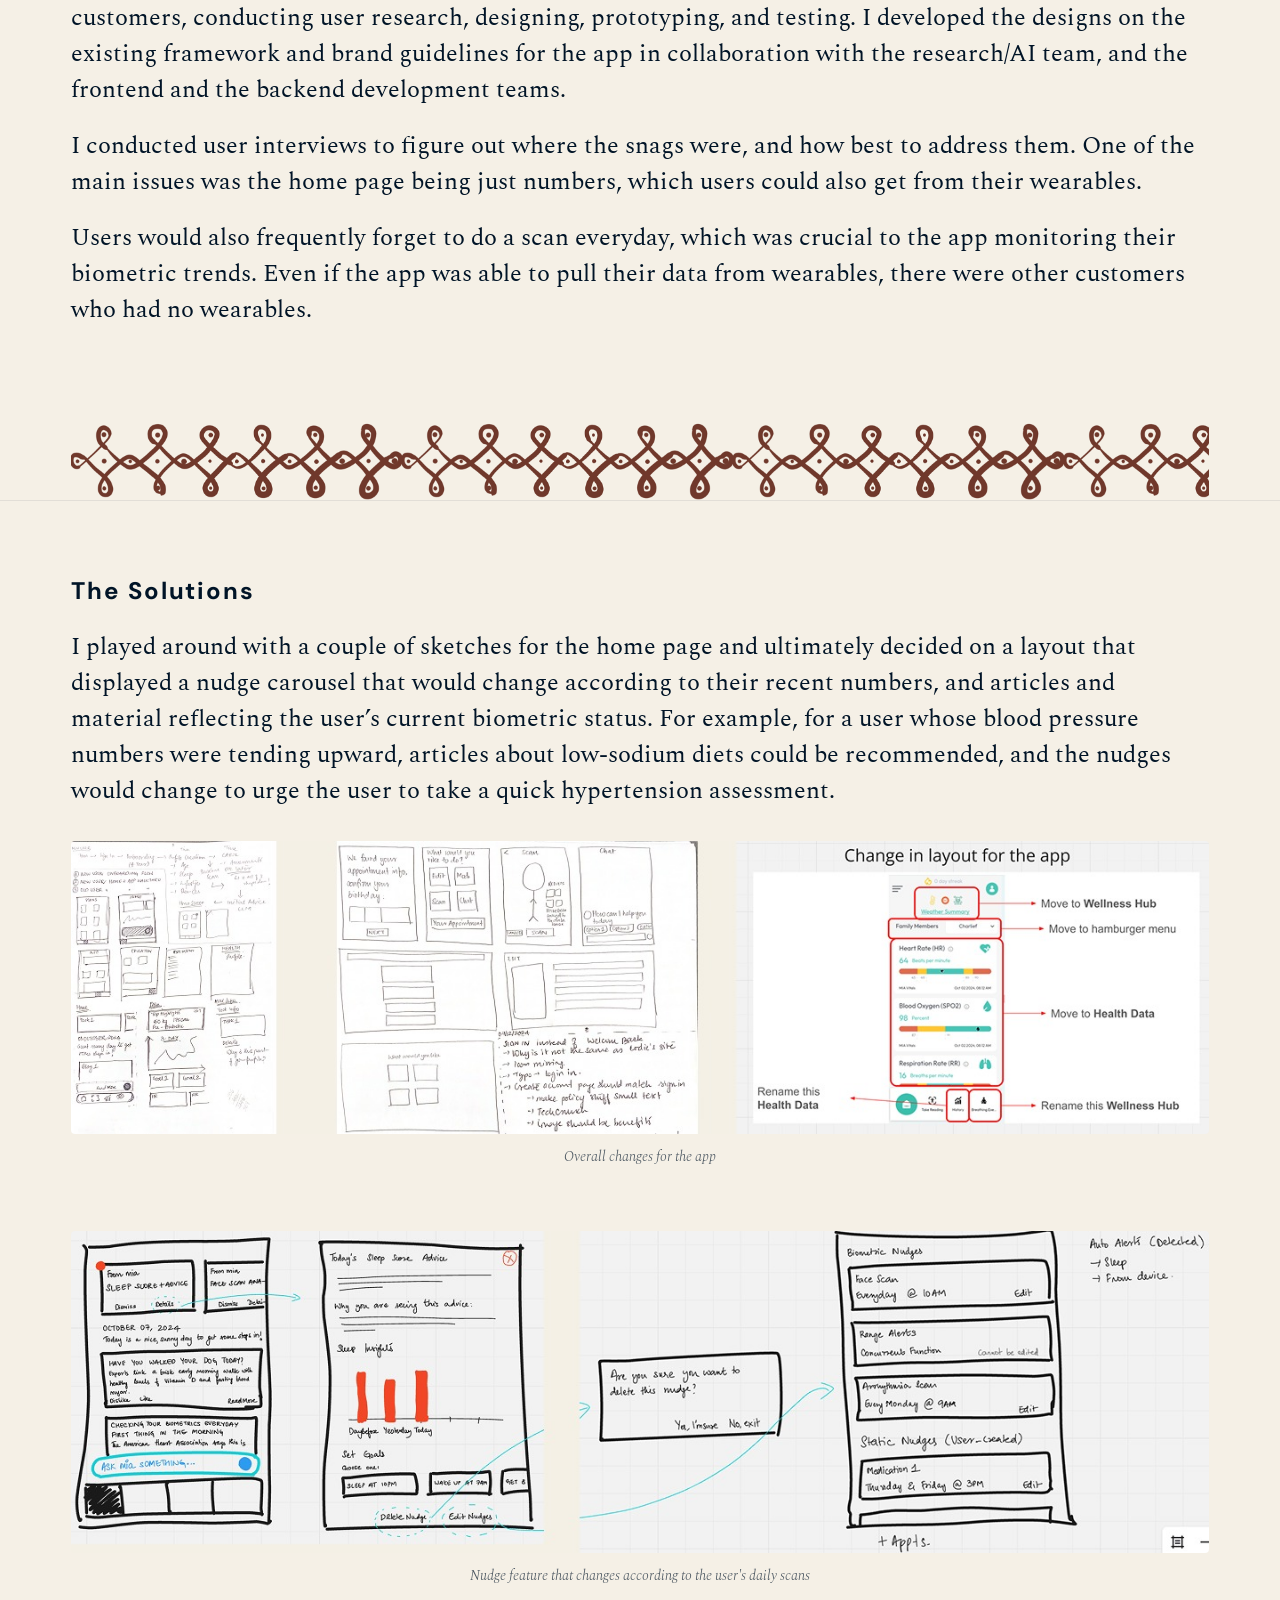
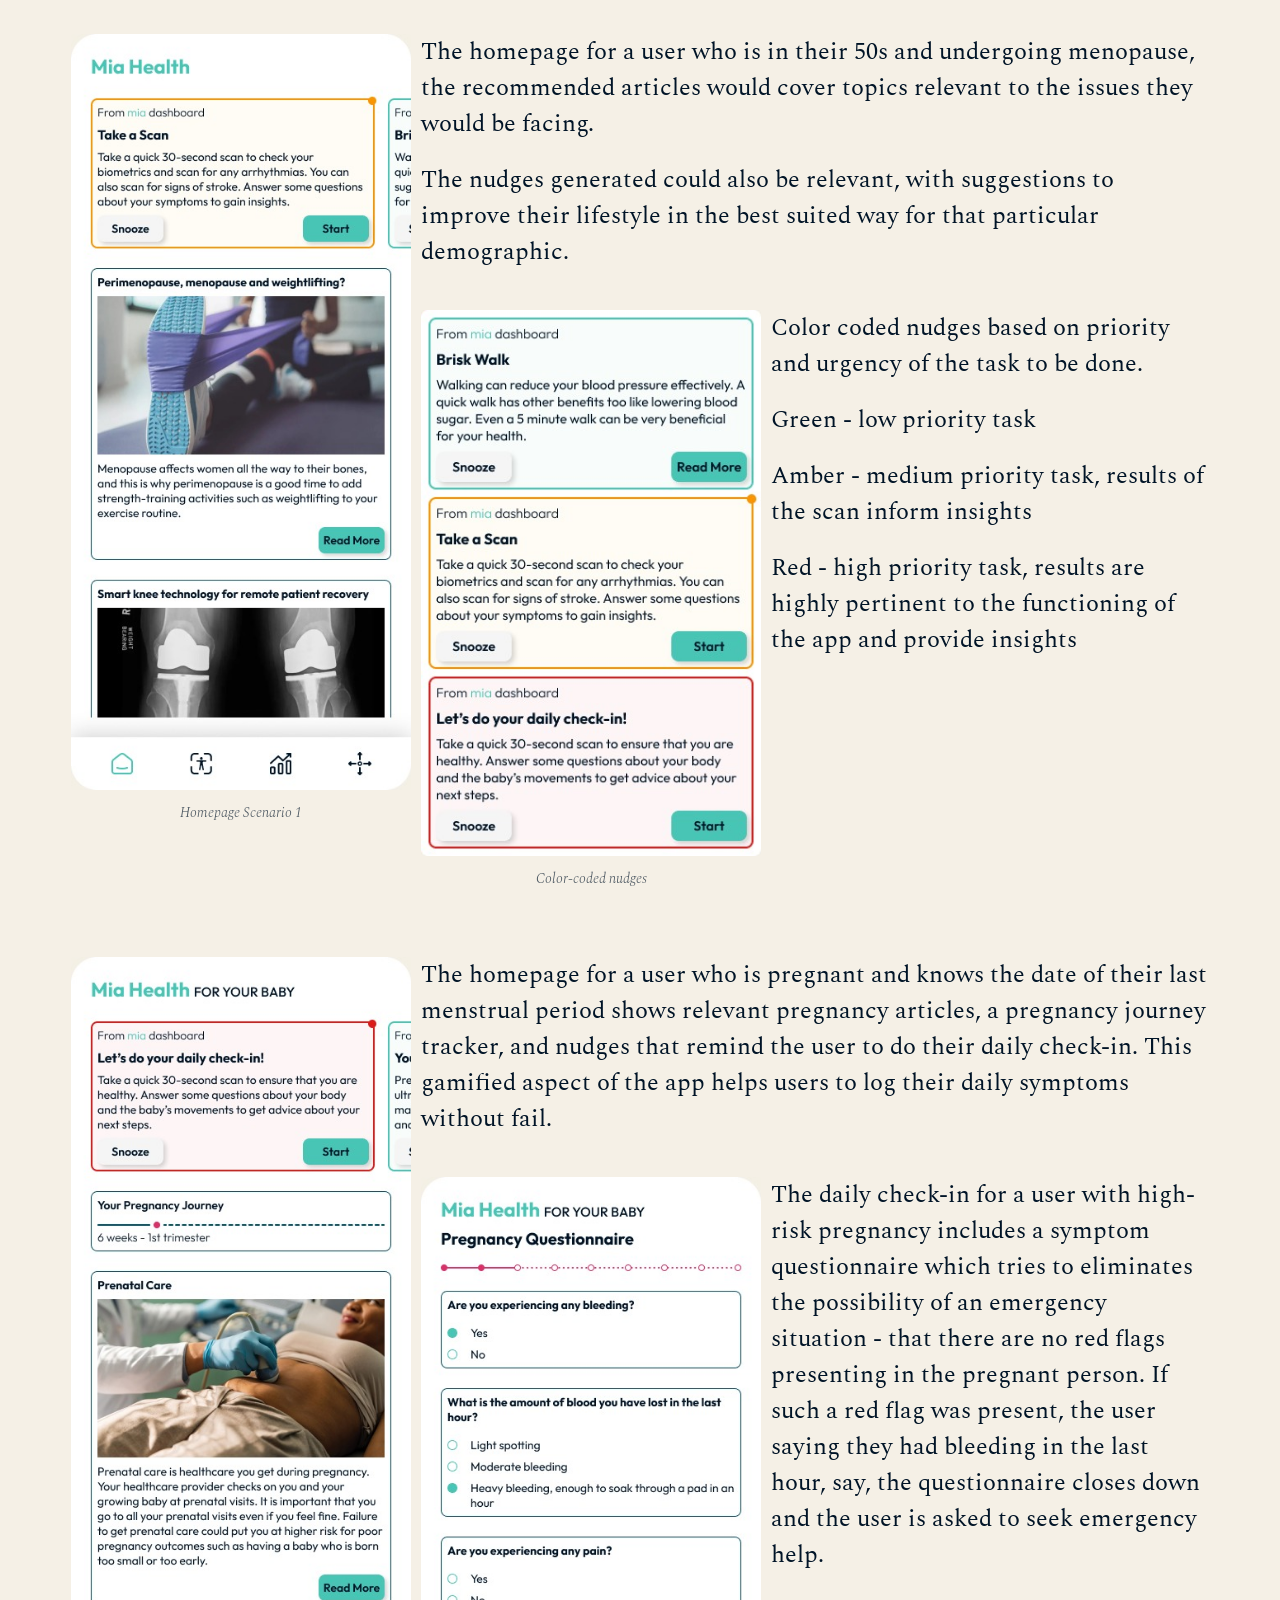
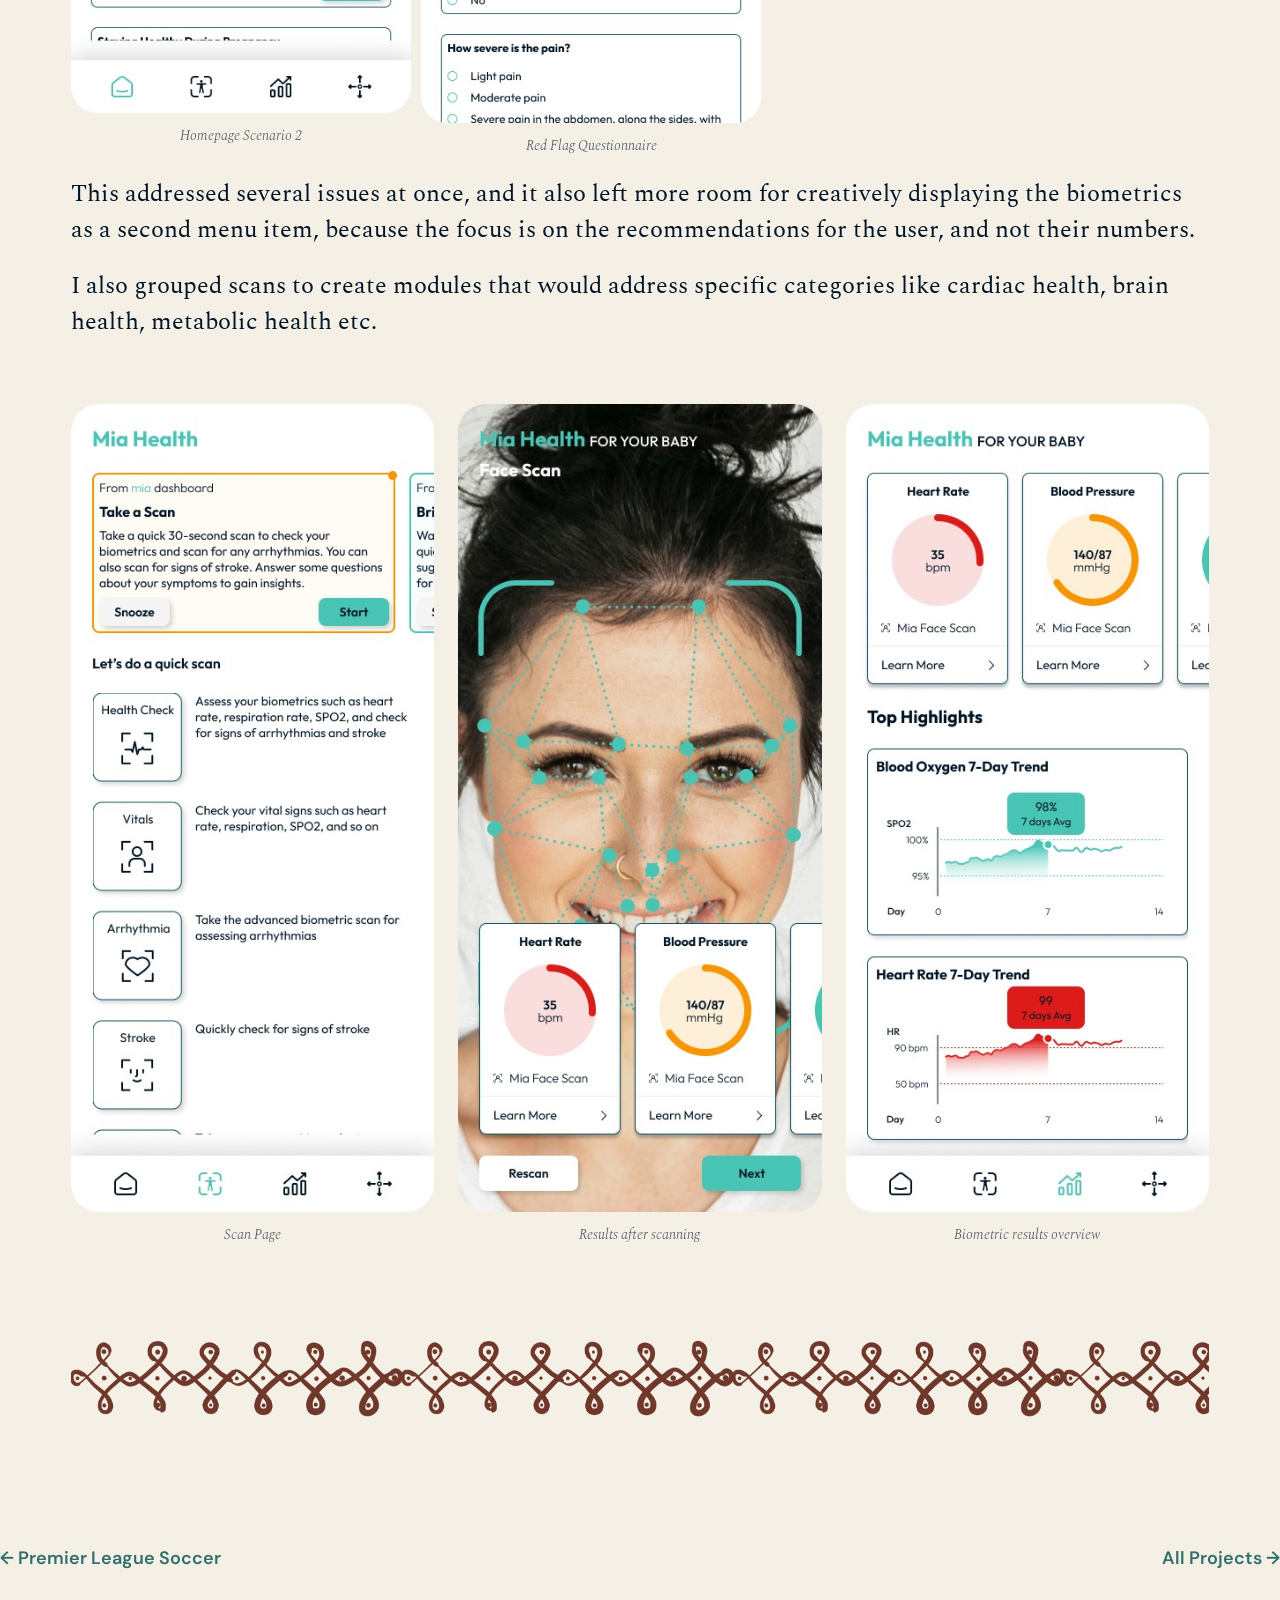
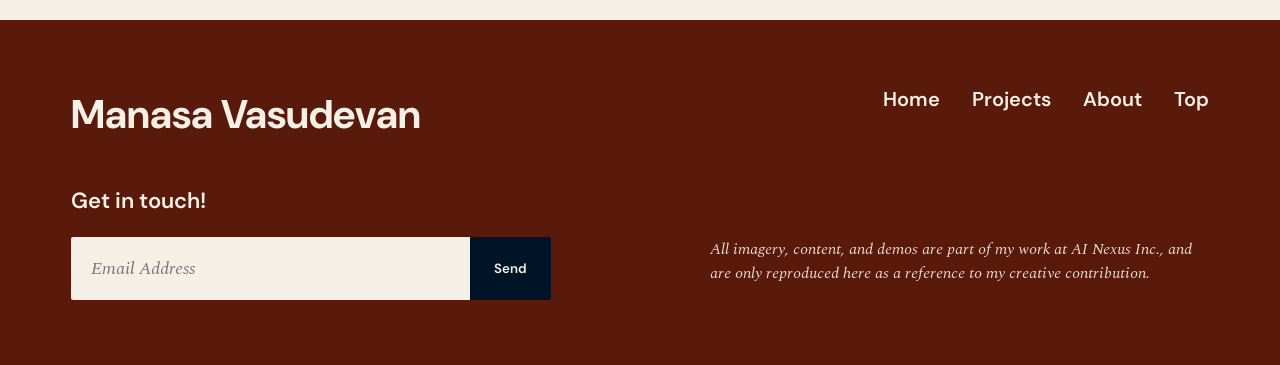
<file: project-mia-health.html>
<!DOCTYPE html>
<html lang="en">
<head>
<meta charset="UTF-8">
<meta name="viewport" content="width=device-width, initial-scale=1.0">
<title>Mia Health — Manasa Vasudevan</title>
<meta name="description" content="Case study: redesigning Mia Health's homepage to improve retention across diverse user demographics.">
<link rel="preconnect" href="https://fonts.googleapis.com">
<link rel="preconnect" href="https://fonts.gstatic.com" crossorigin>
<link rel="stylesheet" href="css/style.css">
</head>
<body>

<a class="visually-hidden" href="#main">Skip to main content</a>

<header class="site-header site-header--with-brand">
  <div class="wrap">
    <a class="site-brand" href="index.html#top">
      <img class="site-brand-icon" src="images/kolam-logo.png" alt="" aria-hidden="true">
      Manasa Vasudevan
    </a>
    <button class="nav-toggle" aria-expanded="false" aria-controls="site-nav" aria-label="Toggle menu">
      <span></span>
    </button>
    <nav class="site-nav" id="site-nav">
      <ul>
        <li><a href="index.html#top">Home</a></li>
        <li><a href="index.html#projects">Projects</a></li>
        <li><a href="index.html#about">About</a></li>
        <li><a href="index.html#contact">Contact</a></li>
      </ul>
    </nav>
  </div>
</header>

<main id="main">

  <section class="page-section case-hero">
    <div class="wrap">
      <a class="case-back" href="index.html#projects">&larr; Back to Projects</a>
      <h1 class="case-title">Mia Health</h1>

      <div class="case-hero-image">
        <img src="images/mia-hero.jpg" alt="Mia Health app screens: face scan, dashboard, and pregnancy tracking" decoding="async" fetchpriority="high">
      </div>
    </div>
  </section>

  <div class="kolam-divider" role="presentation"></div>

  <section class="case-section">
    <div class="wrap">
      <p class="case-section-label">Objective</p>
      <p>Improving user retention, adapting designs to different demographics</p>
      <div class="case-image">
        <img src="images/mia-objective.jpg" alt="Mia Health app on iPhone, held in hand" loading="lazy" decoding="async">
      </div>

      <div class="case-meta">
        <div class="case-meta-item">
          <h3>My Role</h3>
          <p>UX Research, Design, Prototyping, Testing, Branding</p>
        </div>
        <div class="case-meta-item">
          <h3>Collaborators</h3>
          <p>Research/AI team, Frontend and Backend Development Teams</p>
        </div>
        <div class="case-meta-item">
          <h3>Timeline</h3>
          <p>2022 – Present</p>
        </div>
      </div>
    </div>
  </section>

  <div class="kolam-divider" role="presentation"></div>

  <section class="case-section">
    <div class="wrap">
      <p class="case-section-label">The Problem</p>
      <div class="case-float">
        <div class="case-float-text">
          <p>Mia Health is a wellness platform that provides useful and actionable insights to users based on their biometrics, history, and trends.</p>
          <p>The brand had a single app that they alternatively marketed according to the need: a consumer app for individuals, and also as a population management application that can be deployed organizationally.</p>
          <p>However the home page was lackluster, showcasing recent biometric scan results and <strong>no clear goal or action for the user to follow</strong>.</p>
          <p>Users would also frequently drop off after taking one scan and <strong>forget to use the app altogether</strong>, which affected the app’s ability to record their biometric history and analyze how the user’s numbers trended, which meant the trend algorithm could only provide generic advice, and not specific insights.</p>
          <p>The app’s color and typography also failed to meet mobile accessibility criteria which was especially important considering the demographic of its users.</p>
        </div>
        <div class="case-image--float">
          <div class="case-image">
            <img src="images/mia-problem.jpg" alt="Mia Health's old homepage, showing only recent scan results" loading="lazy" decoding="async">
          </div>
          <p class="case-image-caption">Old app homepage.</p>
        </div>
      </div>
    </div>
  </section>

  <div class="kolam-divider" role="presentation"></div>

  <section class="case-section">
    <div class="wrap">
      <p class="case-section-label">My Role &amp; User Research</p>
      <p>As the sole designer, I was responsible for revamping the app, addressing the unmet needs of the customers, conducting user research, designing, prototyping, and testing. I developed the designs on the existing framework and brand guidelines for the app in collaboration with the research/AI team, and the frontend and the backend development teams.</p>
      <p>I conducted user interviews to figure out where the snags were, and how best to address them. One of the main issues was the home page being just numbers, which users could also get from their wearables.</p>
      <p>Users would also frequently forget to do a scan everyday, which was crucial to the app monitoring their biometric trends. Even if the app was able to pull their data from wearables, there were other customers who had no wearables.</p>
    </div>
  </section>

  <div class="kolam-divider" role="presentation"></div>

  <section class="case-section">
    <div class="wrap">
      <p class="case-section-label">The Solutions</p>
      <p>I played around with a couple of sketches for the home page and ultimately decided on a layout that displayed a nudge carousel that would change according to their recent numbers, and articles and material reflecting the user’s current biometric status. For example, for a user whose blood pressure numbers were tending upward, articles about low-sodium diets could be recommended, and the nudges would change to urge the user to take a quick hypertension assessment.</p>
      <div class="case-image">
        <img src="images/mia-new-homepage-1.jpg" alt="Sketches and layout notes for the redesigned Mia Health homepage" loading="lazy" decoding="async">
      </div>
      <p class="case-image-caption mia-caption-changes">Overall changes for the app</p>
      <div class="case-image">
        <img src="images/mia-new-homepage-2.jpg" alt="Sketches for the nudge feature and nudge management screens" loading="lazy" decoding="async">
      </div>
      <p class="case-image-caption">Nudge feature that changes according to the user's daily scans</p>

      <div class="mia-scenario">
        <div class="mia-scenario-col1">
          <div class="case-image mia-scenario-img1"><img src="images/mia-menopause-homepage.jpg" alt="Mia Health homepage personalized for a menopause user" loading="lazy" decoding="async"></div>
          <p class="case-image-caption">Homepage Scenario 1</p>
        </div>
        <div class="mia-scenario-text1">
          <p>The homepage for a user who is in their 50s and undergoing menopause, the recommended articles would cover topics relevant to the issues they would be facing.</p>
          <p>The nudges generated could also be relevant, with suggestions to improve their lifestyle in the best suited way for that particular demographic.</p>
        </div>
        <div class="mia-scenario-col2">
          <div class="case-image mia-scenario-img2"><img src="images/mia-nudges.jpg" alt="Color-coded nudge cards by priority" loading="lazy" decoding="async"></div>
          <p class="case-image-caption">Color-coded nudges</p>
        </div>
        <div class="mia-scenario-text2">
          <p>Color coded nudges based on priority and urgency of the task to be done.</p>
          <p>Green - low priority task</p>
          <p>Amber - medium priority task, results of the scan inform insights</p>
          <p>Red - high priority task, results are highly pertinent to the functioning of the app and provide insights</p>
        </div>
      </div>

      <div class="mia-scenario">
        <div class="mia-scenario-col1">
          <div class="case-image"><img src="images/mia-pregnancy-homepage.jpg" alt="Mia Health homepage personalized for a pregnancy user" loading="lazy" decoding="async"></div>
          <p class="case-image-caption">Homepage Scenario 2</p>
        </div>
        <div class="mia-scenario-text1">
          <p>The homepage for a user who is pregnant and knows the date of their last menstrual period shows relevant pregnancy articles, a pregnancy journey tracker, and nudges that remind the user to do their daily check-in. This gamified aspect of the app helps users to log their daily symptoms without fail.</p>
        </div>
        <div class="mia-scenario-col2">
          <div class="case-image"><img src="images/mia-high-risk-checkin.jpg" alt="High-risk pregnancy daily check-in questionnaire with emergency red-flag routing" loading="lazy" decoding="async"></div>
          <p class="case-image-caption">Red Flag Questionnaire</p>
        </div>
        <div class="mia-scenario-text2">
          <p>The daily check-in for a user with high-risk pregnancy includes a symptom questionnaire which tries to eliminates the possibility of an emergency situation - that there are no red flags presenting in the pregnant person. If such a red flag was present, the user saying they had bleeding in the last hour, say, the questionnaire closes down and the user is asked to seek emergency help.</p>
        </div>
      </div>

      <p>This addressed several issues at once, and it also left more room for creatively displaying the biometrics as a second menu item, because the focus is on the recommendations for the user, and not their numbers.</p>
      <p>I also grouped scans to create modules that would address specific categories like cardiac health, brain health, metabolic health etc.</p>

      <div class="mia-solutions-row">
        <div>
          <div class="case-image"><img src="images/mia-solution-1.jpg" alt="Mia Health scan page" loading="lazy" decoding="async"></div>
          <p class="case-image-caption">Scan Page</p>
        </div>
        <div>
          <div class="case-image"><img src="images/mia-solution-2.jpg" alt="Mia Health results after scanning" loading="lazy" decoding="async"></div>
          <p class="case-image-caption">Results after scanning</p>
        </div>
        <div>
          <div class="case-image"><img src="images/mia-solution-3.jpg" alt="Mia Health biometric results overview" loading="lazy" decoding="async"></div>
          <p class="case-image-caption">Biometric results overview</p>
        </div>
      </div>
    </div>
  </section>

  <div class="kolam-divider kolam-divider--end" role="presentation"></div>

  <div class="case-nav wrap">
    <a href="project-pls.html">&larr; Premier League Soccer</a>
    <a href="index.html#projects">All Projects &rarr;</a>
  </div>

</main>

<footer class="site-footer" id="contact">
  <div class="wrap">
    <div class="footer-top">
      <p class="footer-name">Manasa Vasudevan</p>
      <nav class="footer-nav" aria-label="Footer">
        <ul>
          <li><a href="index.html#top">Home</a></li>
          <li><a href="index.html#projects">Projects</a></li>
          <li><a href="index.html#about">About</a></li>
          <li><a href="#top">Top</a></li>
        </ul>
      </nav>
    </div>

    <div class="footer-columns">
      <div>
        <h3 class="footer-contact-title">Get in touch!</h3>
        <form class="footer-form" id="contact-form">
          <label class="visually-hidden" for="email">Email address</label>
          <input type="email" id="email" name="email" placeholder="Email Address" required>
          <button type="submit">Send</button>
        </form>
      </div>
      <div>
        <h3 class="footer-contact-title footer-spacer" aria-hidden="true">Get in touch!</h3>
        <p class="footer-note">All imagery, content, and demos are part of my work at AI Nexus Inc., and are only reproduced here as a reference to my creative contribution.</p>
      </div>
    </div>
  </div>
</footer>

<script src="js/script.js"></script>
</body>
</html>
</file>
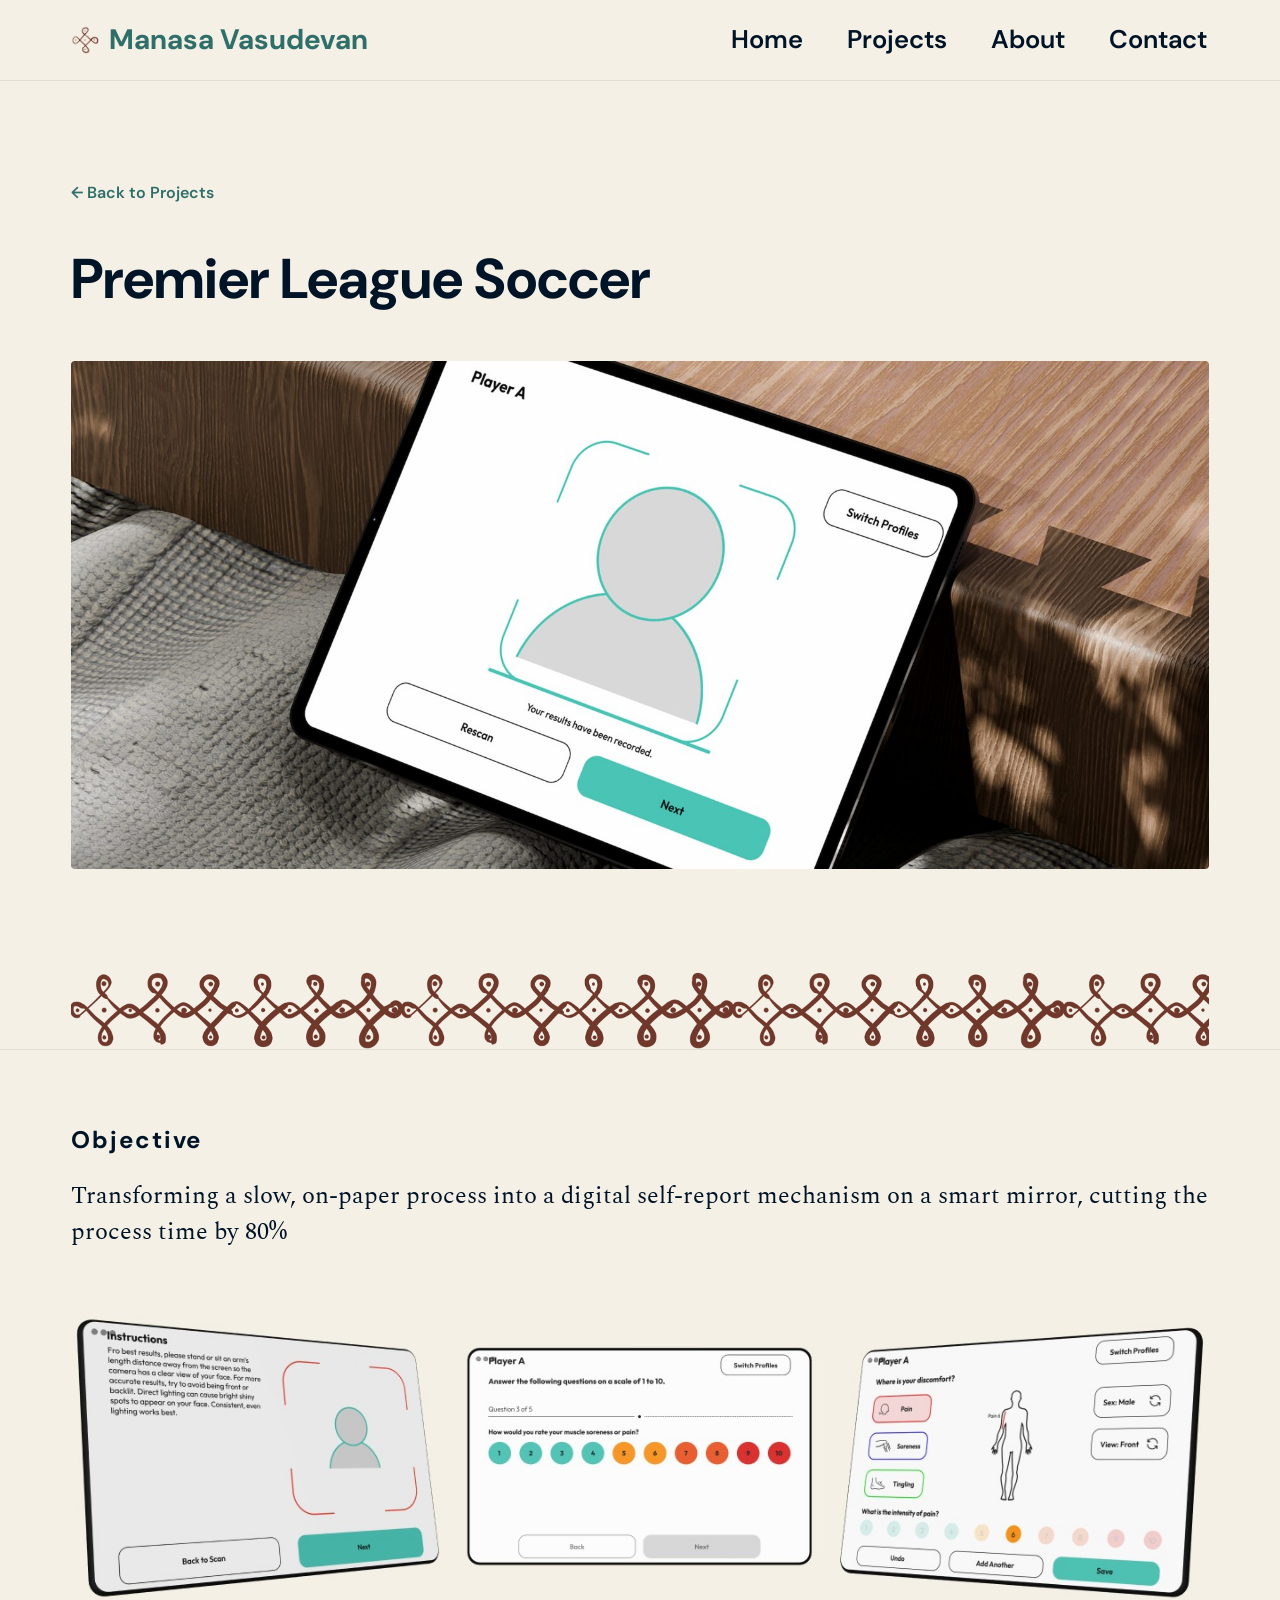
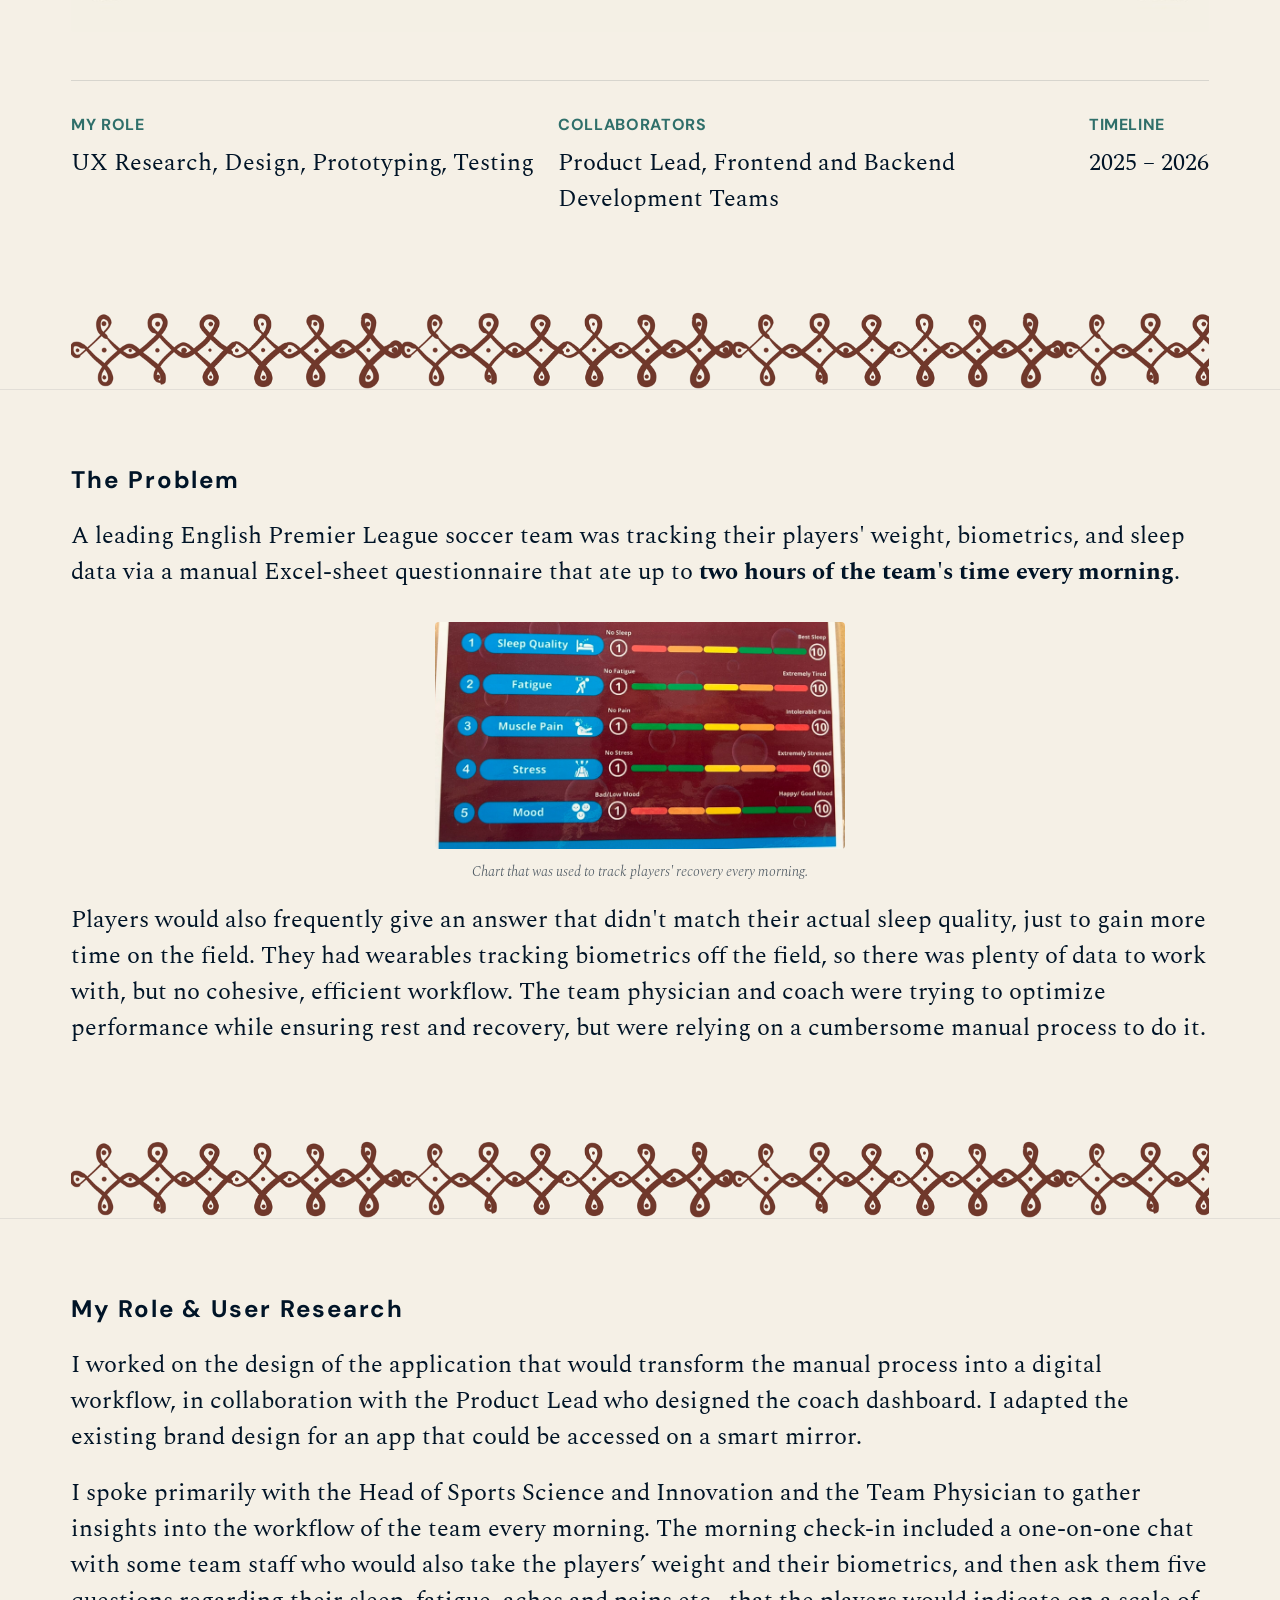
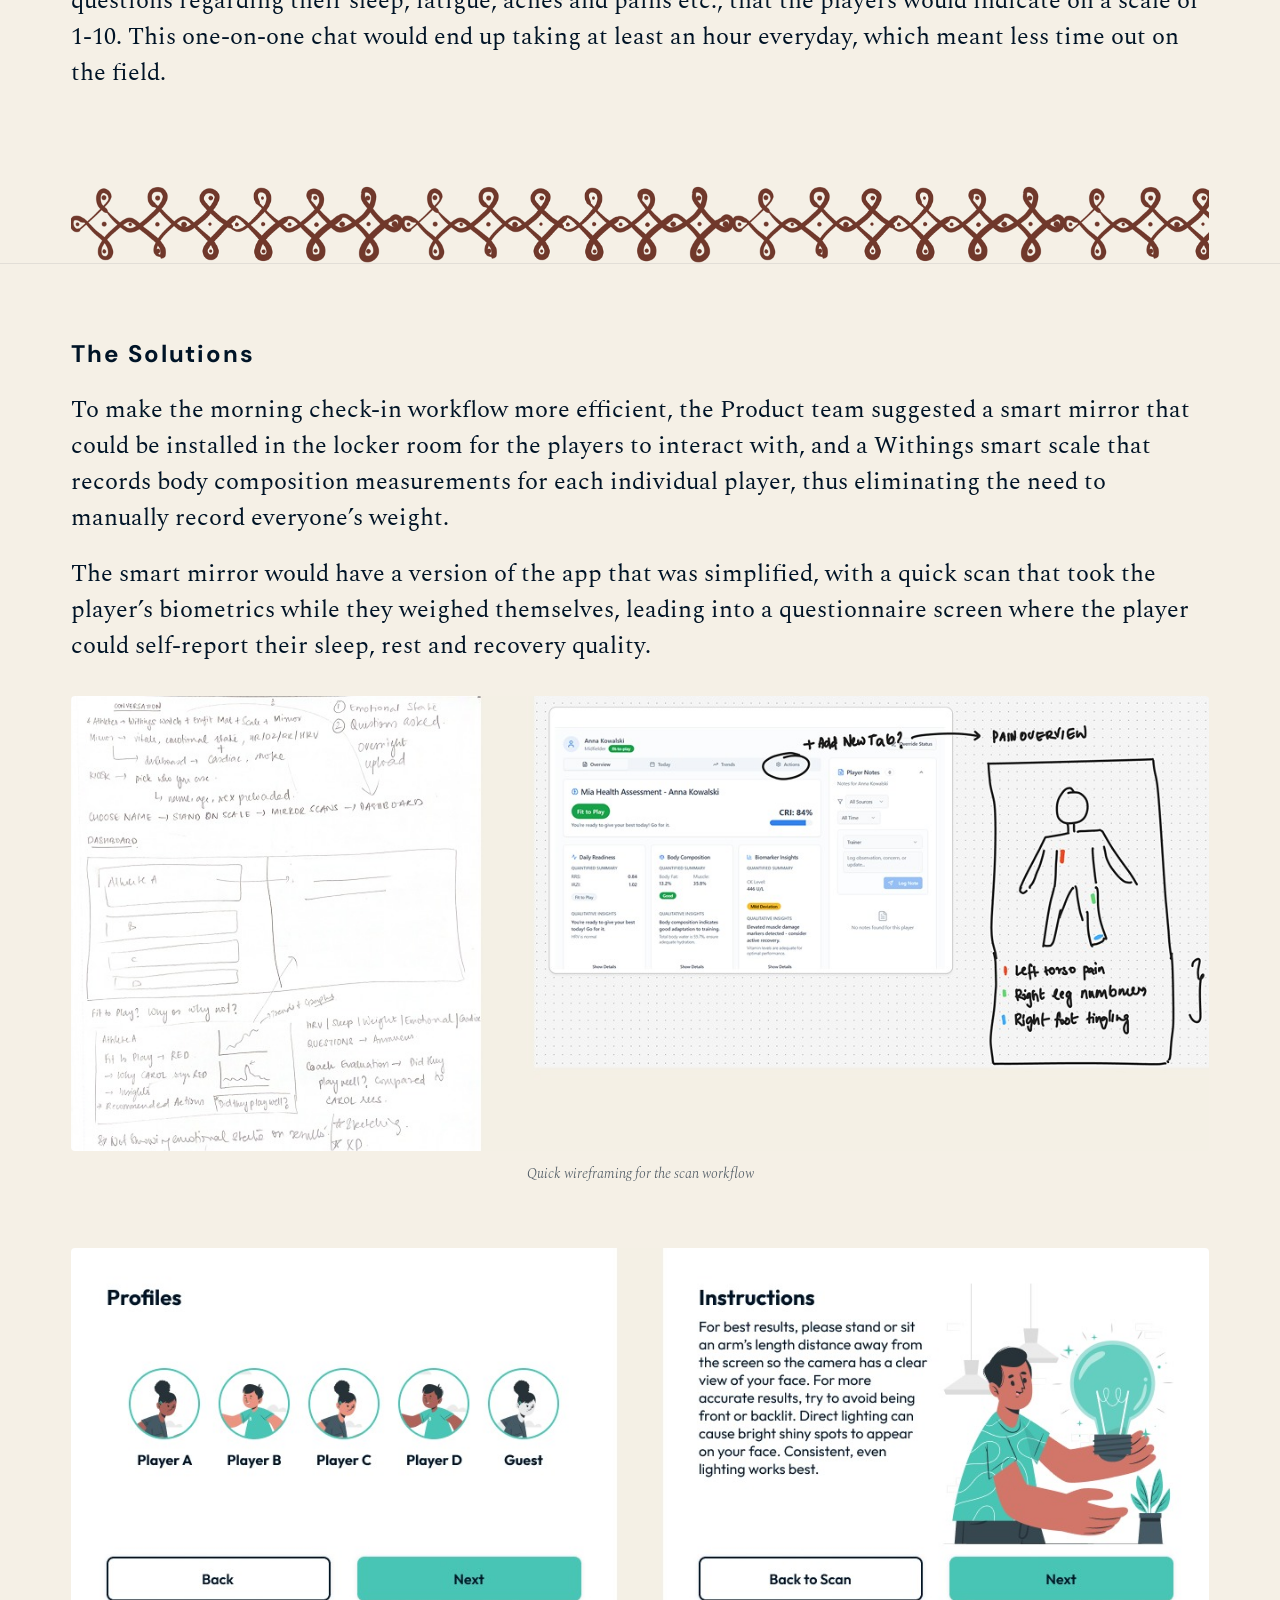
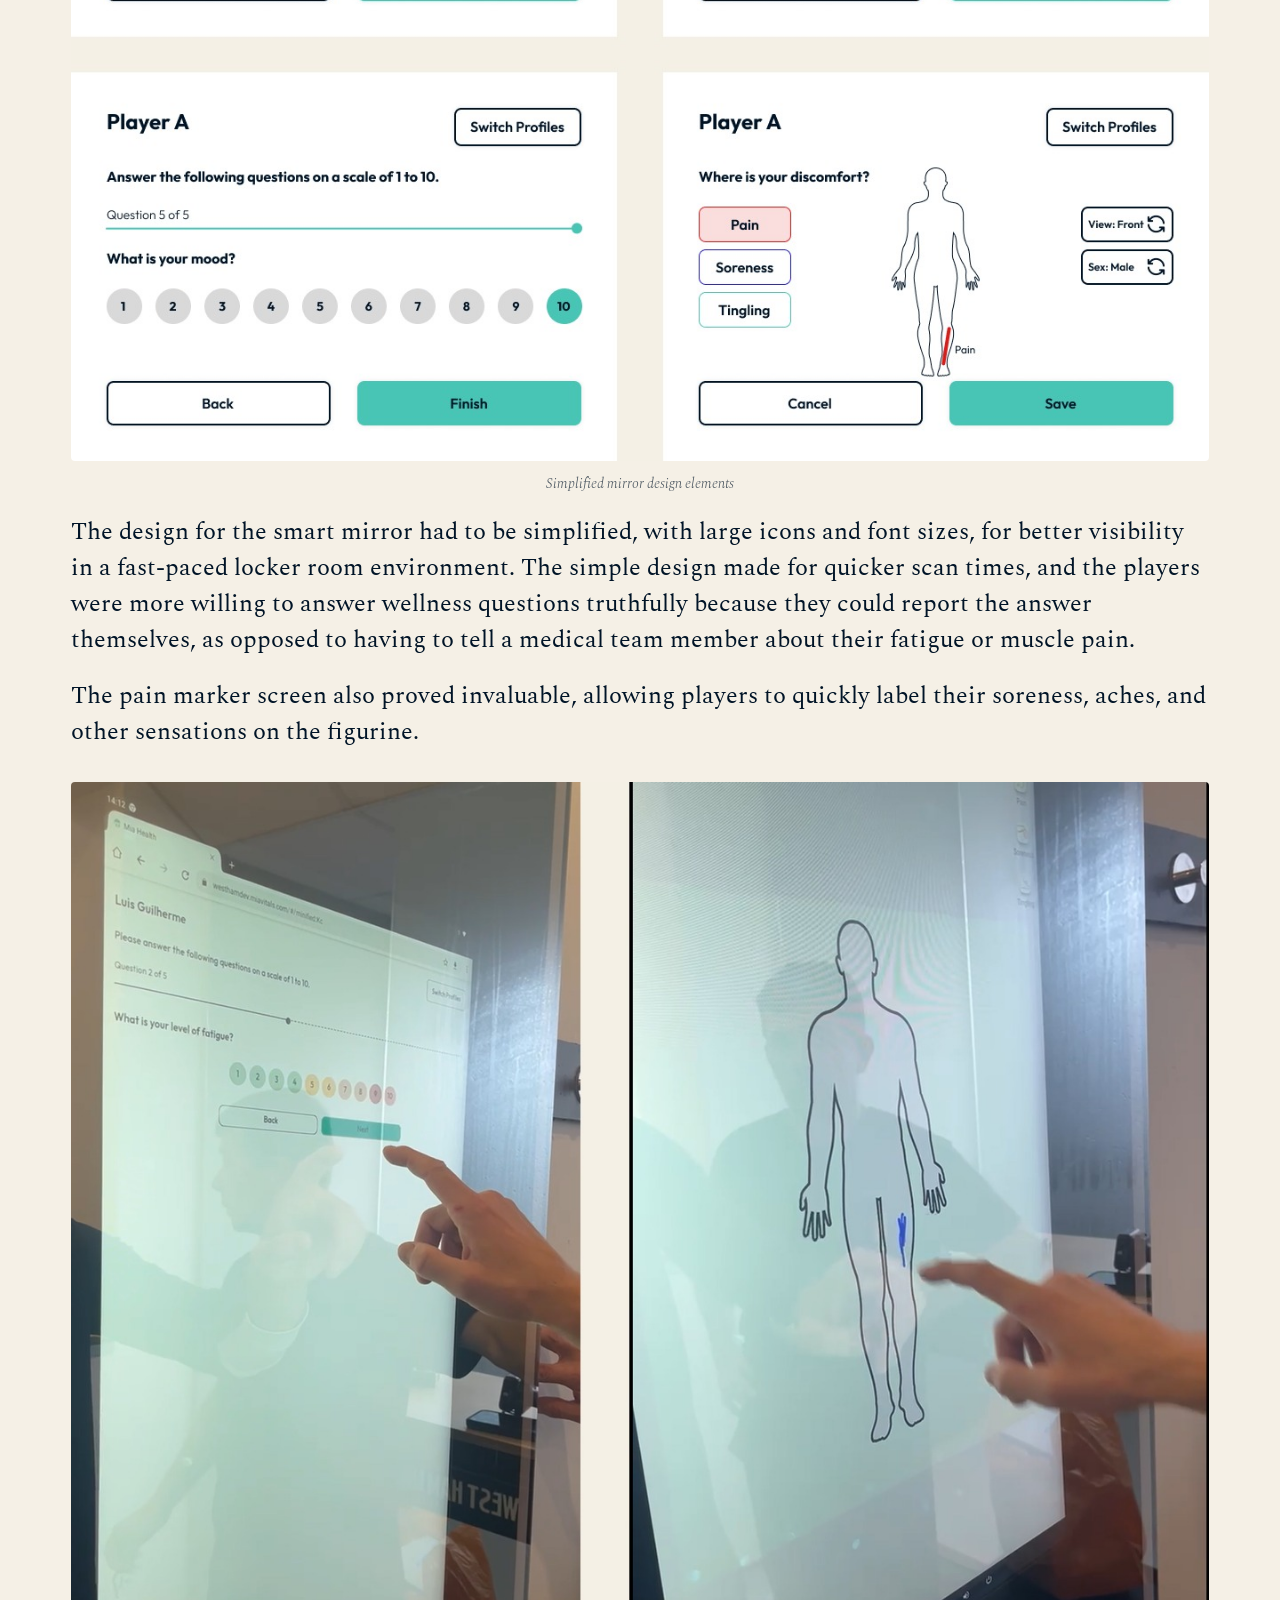
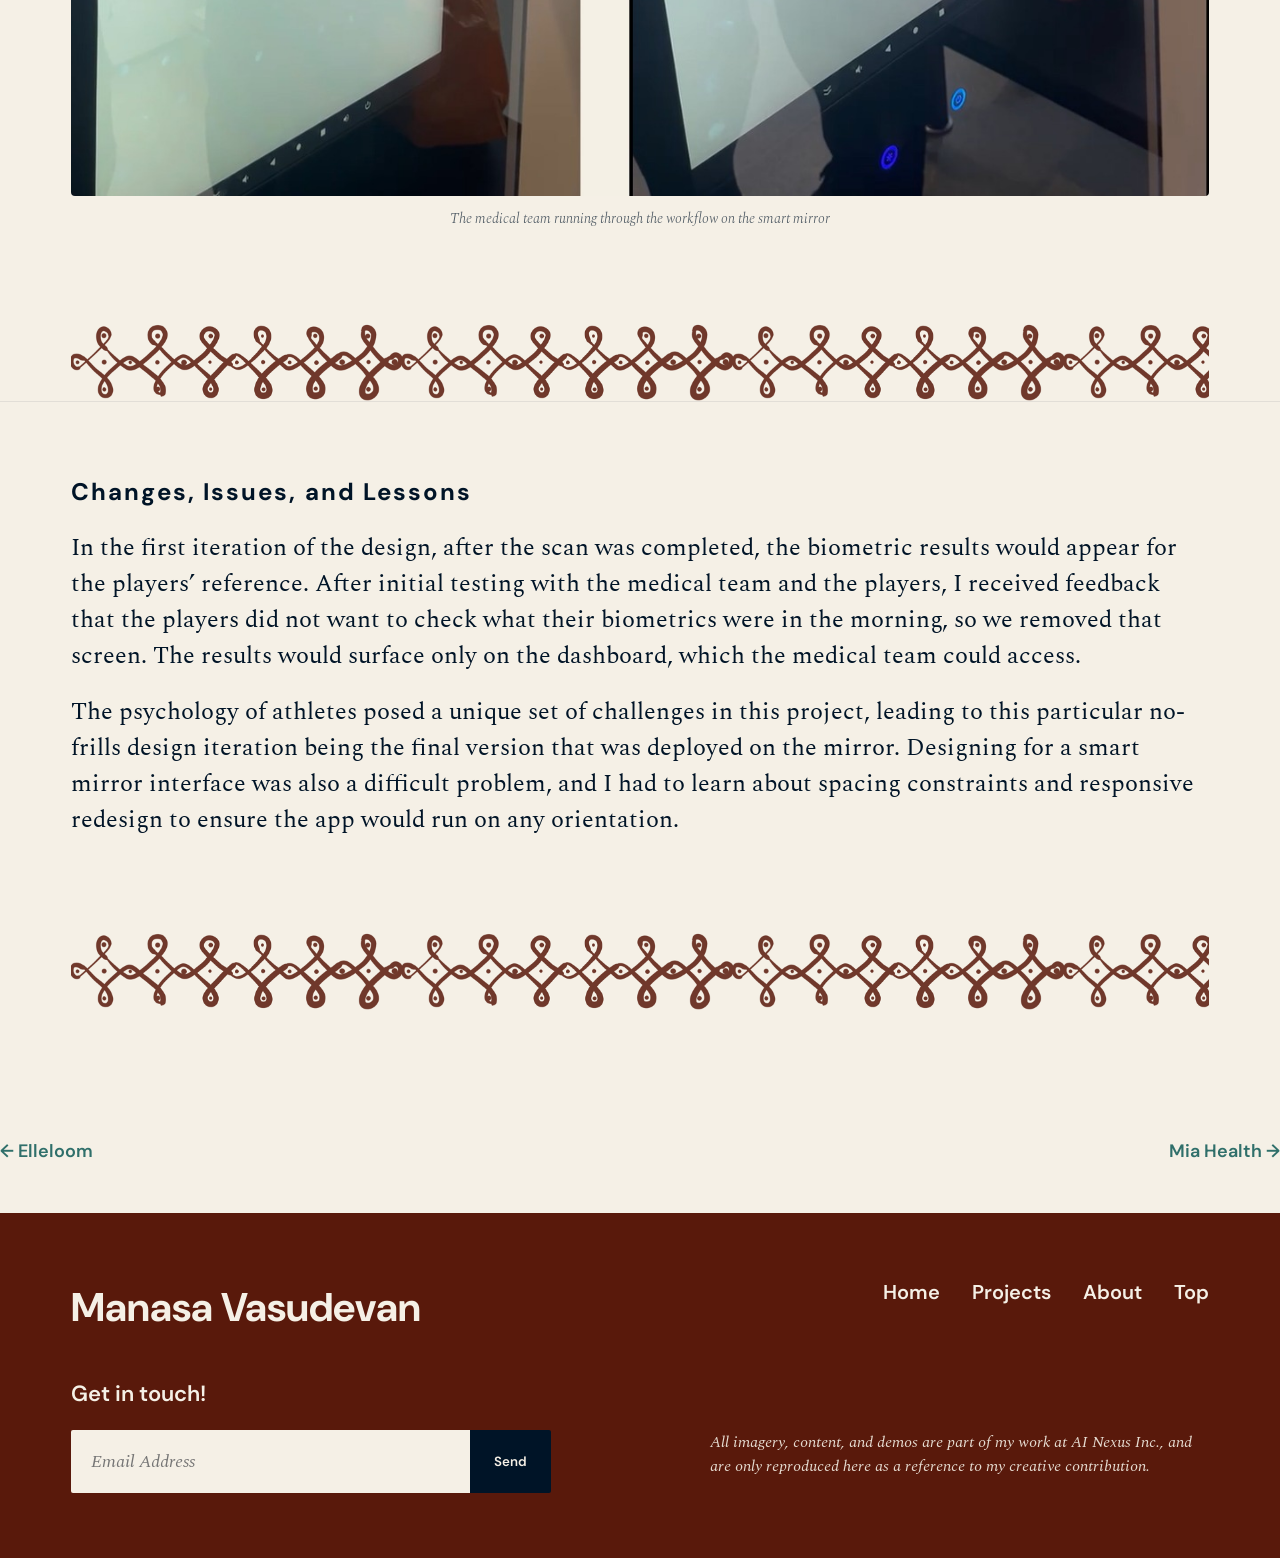
<file: project-pls.html>
<!DOCTYPE html>
<html lang="en">
<head>
<meta charset="UTF-8">
<meta name="viewport" content="width=device-width, initial-scale=1.0">
<title>Premier League Soccer — Manasa Vasudevan</title>
<meta name="description" content="Case study: a smart-mirror wellness check-in app for a Premier League soccer team.">
<link rel="preconnect" href="https://fonts.googleapis.com">
<link rel="preconnect" href="https://fonts.gstatic.com" crossorigin>
<link rel="stylesheet" href="css/style.css">
</head>
<body>

<a class="visually-hidden" href="#main">Skip to main content</a>

<header class="site-header site-header--with-brand">
  <div class="wrap">
    <a class="site-brand" href="index.html#top">
      <img class="site-brand-icon" src="images/kolam-logo.png" alt="" aria-hidden="true">
      Manasa Vasudevan
    </a>
    <button class="nav-toggle" aria-expanded="false" aria-controls="site-nav" aria-label="Toggle menu">
      <span></span>
    </button>
    <nav class="site-nav" id="site-nav">
      <ul>
        <li><a href="index.html#top">Home</a></li>
        <li><a href="index.html#projects">Projects</a></li>
        <li><a href="index.html#about">About</a></li>
        <li><a href="index.html#contact">Contact</a></li>
      </ul>
    </nav>
  </div>
</header>

<main id="main">

  <section class="page-section case-hero">
    <div class="wrap">
      <a class="case-back" href="index.html#projects">&larr; Back to Projects</a>
      <h1 class="case-title">Premier League Soccer</h1>

      <div class="case-hero-image">
        <img src="images/project-pls.jpg" alt="Premier League Soccer smart mirror app on iPad mockup" decoding="async" fetchpriority="high">
      </div>
    </div>
  </section>

  <div class="kolam-divider" role="presentation"></div>

  <section class="case-section">
    <div class="wrap">
      <p class="case-section-label">Objective</p>
      <p>Transforming a slow, on-paper process into a digital self-report mechanism on a smart mirror, cutting the process time by 80%</p>
      <div class="case-image">
        <img src="images/pls-objective.jpg" alt="Smart mirror app screens: instructions, wellness questionnaire, and pain marker" loading="lazy" decoding="async">
      </div>

      <div class="case-meta">
        <div class="case-meta-item">
          <h3>My Role</h3>
          <p>UX Research, Design, Prototyping, Testing</p>
        </div>
        <div class="case-meta-item">
          <h3>Collaborators</h3>
          <p>Product Lead, Frontend and Backend Development Teams</p>
        </div>
        <div class="case-meta-item">
          <h3>Timeline</h3>
          <p>2025 – 2026</p>
        </div>
      </div>
    </div>
  </section>

  <div class="kolam-divider" role="presentation"></div>

  <section class="case-section">
    <div class="wrap">
      <p class="case-section-label">The Problem</p>
      <p>A leading English Premier League soccer team was tracking their players' weight, biometrics, and sleep data via a manual Excel-sheet questionnaire that ate up to <strong>two hours of the team's time every morning</strong>.</p>
      <div class="case-image case-image--narrow">
        <img src="images/pls-problem-chart.jpg" alt="Chart of manual biometric tracking spreadsheet" loading="lazy" decoding="async">
      </div>
      <p class="case-image-caption">Chart that was used to track players' recovery every morning.</p>
      <p>Players would also frequently give an answer that didn't match their actual sleep quality, just to gain more time on the field. They had wearables tracking biometrics off the field, so there was plenty of data to work with, but no cohesive, efficient workflow. The team physician and coach were trying to optimize performance while ensuring rest and recovery, but were relying on a cumbersome manual process to do it.</p>
    </div>
  </section>

  <div class="kolam-divider" role="presentation"></div>

  <section class="case-section">
    <div class="wrap">
      <p class="case-section-label">My Role &amp; User Research</p>
      <p>I worked on the design of the application that would transform the manual process into a digital workflow, in collaboration with the Product Lead who designed the coach dashboard. I adapted the existing brand design for an app that could be accessed on a smart mirror.</p>
      <p>I spoke primarily with the Head of Sports Science and Innovation and the Team Physician to gather insights into the workflow of the team every morning. The morning check-in included a one-on-one chat with some team staff who would also take the players’ weight and their biometrics, and then ask them five questions regarding their sleep, fatigue, aches and pains etc., that the players would indicate on a scale of 1-10. This one-on-one chat would end up taking at least an hour everyday, which meant less time out on the field.</p>
    </div>
  </section>

  <div class="kolam-divider" role="presentation"></div>

  <section class="case-section">
    <div class="wrap">
      <p class="case-section-label">The Solutions</p>
      <p>To make the morning check-in workflow more efficient, the Product team suggested a smart mirror that could be installed in the locker room for the players to interact with, and a Withings smart scale that records body composition measurements for each individual player, thus eliminating the need to manually record everyone’s weight.</p>
      <p>The smart mirror would have a version of the app that was simplified, with a quick scan that took the player’s biometrics while they weighed themselves, leading into a questionnaire screen where the player could self-report their sleep, rest and recovery quality.</p>
      <div class="case-image">
        <img src="images/pls-wireframes.jpg" alt="Early wireframe sketches and dashboard mockup for the workflow" loading="lazy" decoding="async">
      </div>
      <p class="case-image-caption pls-wireframes-caption">Quick wireframing for the scan workflow</p>
      <div class="case-image">
        <img src="images/pls-mirror-ui.jpg" alt="Simplified smart mirror UI screens: profiles, instructions, questionnaire, and pain marker" loading="lazy" decoding="async">
      </div>
      <p class="case-image-caption">Simplified mirror design elements</p>
      <p>The design for the smart mirror had to be simplified, with large icons and font sizes, for better visibility in a fast-paced locker room environment. The simple design made for quicker scan times, and the players were more willing to answer wellness questions truthfully because they could report the answer themselves, as opposed to having to tell a medical team member about their fatigue or muscle pain.</p>
      <p>The pain marker screen also proved invaluable, allowing players to quickly label their soreness, aches, and other sensations on the figurine.</p>
      <div class="case-image">
        <img src="images/pls-medical-team.jpg" alt="A person interacting with the questionnaire and pain marker screens on the smart mirror" loading="lazy" decoding="async">
      </div>
      <p class="case-image-caption">The medical team running through the workflow on the smart mirror</p>
    </div>
  </section>

  <div class="kolam-divider" role="presentation"></div>

  <section class="case-section">
    <div class="wrap">
      <p class="case-section-label">Changes, Issues, and Lessons</p>
      <p>In the first iteration of the design, after the scan was completed, the biometric results would appear for the players’ reference. After initial testing with the medical team and the players, I received feedback that the players did not want to check what their biometrics were in the morning, so we removed that screen. The results would surface only on the dashboard, which the medical team could access.</p>
      <p>The psychology of athletes posed a unique set of challenges in this project, leading to this particular no-frills design iteration being the final version that was deployed on the mirror. Designing for a smart mirror interface was also a difficult problem, and I had to learn about spacing constraints and responsive redesign to ensure the app would run on any orientation.</p>
    </div>
  </section>

  <div class="kolam-divider kolam-divider--end" role="presentation"></div>

  <div class="case-nav wrap">
    <a href="project-elleloom.html">&larr; Elleloom</a>
    <a href="project-mia-health.html">Mia Health &rarr;</a>
  </div>

</main>

<footer class="site-footer" id="contact">
  <div class="wrap">
    <div class="footer-top">
      <p class="footer-name">Manasa Vasudevan</p>
      <nav class="footer-nav" aria-label="Footer">
        <ul>
          <li><a href="index.html#top">Home</a></li>
          <li><a href="index.html#projects">Projects</a></li>
          <li><a href="index.html#about">About</a></li>
          <li><a href="#top">Top</a></li>
        </ul>
      </nav>
    </div>

    <div class="footer-columns">
      <div>
        <h3 class="footer-contact-title">Get in touch!</h3>
        <form class="footer-form" id="contact-form">
          <label class="visually-hidden" for="email">Email address</label>
          <input type="email" id="email" name="email" placeholder="Email Address" required>
          <button type="submit">Send</button>
        </form>
      </div>
      <div>
        <h3 class="footer-contact-title footer-spacer" aria-hidden="true">Get in touch!</h3>
        <p class="footer-note">All imagery, content, and demos are part of my work at AI Nexus Inc., and are only reproduced here as a reference to my creative contribution.</p>
      </div>
    </div>
  </div>
</footer>

<script src="js/script.js"></script>
</body>
</html>
</file>
<file: css/style.css>
/* =========================================================
   Manasa Vasudevan — Portfolio
   Design tokens pulled directly from Figma (Dev Mode)
   ========================================================= */

@import url('https://fonts.googleapis.com/css2?family=DM+Sans:wght@400;600;700&family=DM+Serif+Display&family=Spectral:ital,wght@0,300;0,400;0,700;1,300;1,400&display=swap');

:root {
  /* Colors */
  --color-bg: #F5F0E6;         /* warm cream page background */
  --color-text: #001427;       /* near-black navy body/heading text */
  --color-accent-teal: #2F6F6A;/* teal accent (name highlight, nav) */
  --color-accent-brick: #59190B;/* brick/maroon (buttons, footer) */
  --color-cream: #F5F0E6;      /* cream text on dark surfaces */
  --color-white: #FFFFFF;

  /* Type */
  --font-display: 'DM Sans', sans-serif;   /* headings, buttons, nav */
  --font-body: 'Spectral', serif;          /* paragraphs, captions */

  /* Layout — Figma's canvas is 1440x1089. The 80px side margin there is a
     5.5556% ratio (80/1440); --gutter reproduces that ratio in vw so the
     margin (and everything sized off it) scales with the viewport instead
     of pinning to a fixed max-width and just leaving dead space on larger
     screens. Floored for small phones, ceilinged so it doesn't balloon on
     ultra-wide monitors. */
  --gutter: clamp(24px, 5.5556vw, 160px);
  --gutter-mobile: 24px;
  --section-gap: 160px;
}

* { box-sizing: border-box; }

html {
  scroll-behavior: smooth;
}

body {
  margin: 0;
  background: var(--color-bg);
  color: var(--color-text);
  font-family: var(--font-body);
  line-height: 1.5;
  -webkit-font-smoothing: antialiased;
}

img { max-width: 100%; display: block; }

a { color: inherit; text-decoration: none; }

.wrap {
  /* No max-width cap: content fills 100% minus the two --gutter margins at
     any viewport size, preserving Figma's 1280/1440 (88.9%) content-to-
     canvas ratio instead of pinning to 1280px and centering blank space
     around it on screens wider than 1440px. */
  margin: 0 auto;
  padding: 0 var(--gutter);
}

@media (max-width: 900px) {
  .wrap { padding: 0 var(--gutter-mobile); }
}

/* Focus visibility (accessibility) */
a:focus-visible,
button:focus-visible,
input:focus-visible {
  outline: 3px solid var(--color-accent-teal);
  outline-offset: 3px;
}

@media (prefers-reduced-motion: reduce) {
  html { scroll-behavior: auto; }
  * { animation: none !important; transition: none !important; }
}

/* =========================
   Header / Nav
   ========================= */
.site-header {
  position: sticky;
  top: 0;
  z-index: 100;
  background: var(--color-bg);
  border-bottom: 1px solid rgba(0, 20, 39, 0.08);
}

.site-header .wrap {
  display: flex;
  align-items: center;
  justify-content: flex-end;
  height: 80px; /* was 100px — trimmed to leave more vertical room for the hero at 1440x1089 */
}

/* Case-study pages show a name/logo at the left of the bar; homepage doesn't,
   so this only overrides justify-content where that modifier is present. */
.site-header--with-brand .wrap {
  justify-content: space-between;
}

.site-brand {
  display: flex;
  align-items: center;
  gap: 10px;
  font-family: var(--font-display);
  font-weight: 700;
  font-size: clamp(20px, 2.2vw, 30px); /* slightly larger than the nav's 28px max */
  color: var(--color-accent-teal); /* same color as a highlighted nav link */
  white-space: nowrap;
}

.site-brand-icon {
  height: 28px;
  width: auto;
}

.nav-toggle {
  display: none;
}

.site-nav ul {
  list-style: none;
  display: flex;
  gap: 40px;
  margin: 0;
  padding: 0;
  font-family: var(--font-display);
  font-weight: 600;
  font-size: clamp(18px, 2vw, 28px); /* Figma nav component: 28px DM Sans SemiBold */
}

.site-nav a {
  padding: 4px 2px;
  border-bottom: 2px solid transparent;
}

.site-nav a:hover,
.site-nav a.is-active {
  color: var(--color-accent-teal);
  border-bottom-color: var(--color-accent-teal);
}

@media (max-width: 700px) {
  .nav-toggle {
    display: inline-flex;
    margin-left: auto;
    background: none;
    border: none;
    cursor: pointer;
    padding: 8px;
  }

  .nav-toggle span,
  .nav-toggle span::before,
  .nav-toggle span::after {
    display: block;
    width: 26px;
    height: 2px;
    background: var(--color-text);
    position: relative;
    transition: transform .2s ease;
  }
  .nav-toggle span::before,
  .nav-toggle span::after {
    content: "";
    position: absolute;
  }
  .nav-toggle span::before { top: -8px; }
  .nav-toggle span::after { top: 8px; }

  .site-nav {
    position: absolute;
    top: 100px;
    left: 0;
    right: 0;
    background: var(--color-bg);
    border-bottom: 1px solid rgba(0,20,39,0.08);
    max-height: 0;
    overflow: hidden;
    transition: max-height .25s ease;
  }
  .site-nav.is-open { max-height: 300px; }
  .site-nav ul {
    flex-direction: column;
    gap: 0;
    padding: 8px var(--gutter-mobile) 24px;
  }
  .site-nav li { padding: 12px 0; border-bottom: 1px solid rgba(0,20,39,0.06); }
}

/* =========================
   Hero
   ========================= */
.hero {
  position: relative;
  padding: 80px 0 120px;
  overflow: hidden;
}

.hero-bg-motif {
  position: absolute;
  top: -60px;
  right: -80px; /* bleeds off the top-right corner to the true page edge, on purpose — .hero's overflow:hidden clips it cleanly there */
  width: 640px;
  height: 640px;
  object-fit: contain; /* the source file is a true square now, but this guards against any future non-square export */
  opacity: 0.14; /* was 0.3 — competed too much with the text sitting on top of it */
  z-index: 0;
  pointer-events: none;
}

.hero .wrap { position: relative; z-index: 1; }

.hero-greeting {
  font-family: var(--font-display);
  font-weight: 700;
  font-size: clamp(28px, 4vw, 40px);
  margin: 0 0 40px;
}

.hero-greeting .highlight {
  color: var(--color-accent-teal);
}

.hero-role {
  font-family: var(--font-display);
  font-weight: 700;
  font-size: clamp(48px, 9vw, 80px);
  text-align: center;
  margin: 40px 0;
  min-height: 1.2em;
}

.hero-role-word {
  display: inline-block;
  opacity: 1;
  transition: opacity 0.5s ease, transform 0.5s ease;
}

.hero-role-word.is-swapping {
  opacity: 0;
  transform: translateY(8px);
}

.hero-role-dot {
  display: inline-block;
  width: 0.3em;
  height: 0.3em;
  margin: 0 0.2em;
  border-radius: 50%;
  background: var(--color-accent-teal);
  vertical-align: middle;
}

.hero-description {
  font-family: var(--font-body);
  font-size: clamp(20px, 3vw, 32px);
  margin: 40px 0;
}

.hero-description p { margin: 0 0 8px; }

.btn {
  display: inline-flex;
  align-items: center;
  justify-content: center;
  background: var(--color-accent-brick);
  color: var(--color-cream);
  font-family: var(--font-display);
  font-weight: 600;
  font-size: 20px;
  padding: 18px 28px;
  border: none;
  border-radius: 2px;
  cursor: pointer;
  transition: background .15s ease, transform .15s ease;
}

.btn:hover { background: #431307; transform: translateY(-1px); }

.hero-cta {
  display: flex;
  justify-content: flex-end; /* matches Figma's Call to Action Button — bottom-right of the hero, not left-aligned under the copy */
  margin-top: 8px;
  transform: translateY(-96px); /* moved up ~1in (96px); translate instead of margin so it doesn't collapse the space below the description */
}

/* =========================
   Kolam divider (decorative)
   ========================= */
.kolam-divider {
  height: 80px; /* matches Figma's Border frame (80px tall) */
  margin: 0 0;
  padding: 0 var(--gutter); /* keep the pattern within the same left/right margin as the rest of the page, not full-bleed */
  background-image: url('../images/kolam-border-tile.png');
  background-repeat: repeat-x; /* tiles naturally and cuts off cleanly at the margin, rather than stretching to avoid a cut */
  background-clip: content-box;   /* ...and don't paint into the margin itself */
  background-origin: content-box;
  /* "auto" preserves the tile's native aspect ratio (993x240) instead of
     stretching/squashing it into an arbitrary box — fixes the compressed look. */
  background-size: auto 80px;
  opacity: 0.85;
}

.kolam-divider--end {
  margin-bottom: 80px; /* offsets the border graphic from the section that follows it */
}

/* =========================
   Section shared
   ========================= */
section.page-section {
  padding: 100px 0;
  position: relative;
}

.section-title {
  font-family: var(--font-display);
  font-weight: 700;
  font-size: clamp(26px, 3vw, 32px);
  margin: 0 0 56px;
}

/* =========================
   Projects
   ========================= */
.project {
  display: flex;
  flex-direction: column;
  gap: 32px;
  margin-bottom: 96px;
}
.project:last-child { margin-bottom: 0; }

.project-head {
  display: flex;
  justify-content: space-between;
  align-items: baseline;
  gap: 24px;
  flex-wrap: wrap;
}

.project-title {
  font-family: var(--font-display);
  font-weight: 700;
  font-size: clamp(22px, 3vw, 32px);
  margin: 0;
}

.project-years {
  font-family: var(--font-body);
  font-weight: 300;
  font-size: 20px;
  white-space: nowrap;
}

.project-description {
  font-family: var(--font-body);
  font-size: clamp(18px, 2.4vw, 28px);
  margin: 0;
}

.project-media {
  position: relative;
  border-radius: 4px;
  overflow: hidden;
  background: #E4DCCB;
  display: flex;
  align-items: center;
  justify-content: center;
}

/* No forced aspect-ratio/object-fit:cover — these mockups are wider than
   16:9 and were getting their top/bottom cropped off. Full image, natural
   proportions, scaled to the column width. */
.project-media img {
  width: 100%;
  height: auto;
  display: block;
}

.image-placeholder {
  display: flex;
  flex-direction: column;
  align-items: center;
  justify-content: center;
  gap: 8px;
  width: 100%;
  height: 100%;
  border: 2px dashed rgba(0,20,39,0.25);
  color: rgba(0,20,39,0.55);
  font-family: var(--font-display);
  font-size: 14px;
  text-align: center;
  padding: 16px;
}

.project-media .btn {
  position: absolute;
  right: 24px;
  bottom: 24px;
  font-size: 18px;
  padding: 14px 20px;
}

/* =========================
   About
   ========================= */
.about {
  overflow: hidden;
}

.about-bg-motif {
  position: absolute;
  left: -80px; /* cut off on the left by about the same amount the hero motif is cut off on the right (right:-80px) */
  top: 40px;
  width: 720px;
  height: 720px;
  object-fit: contain; /* the source file is a true square now, but this guards against any future non-square export */
  opacity: 0.14; /* was 0.32 — was overpowering the text on top of it */
  z-index: 0;
  pointer-events: none;
}

.about .wrap { position: relative; z-index: 1; }

.about-grid::after { content: ""; display: table; clear: both; }

.about-photo-wrap {
  float: right;
  width: 380px;
  margin: 0 0 40px 40px; /* 40px gap between the photo and the text wrapping around it */
  text-align: center;
}

.about-text p {
  font-size: clamp(18px, 2.2vw, 28px);
  margin: 0 0 24px;
}

/* No clear:both here on purpose: clearing the last paragraph kept it
   glitch-free but pushed it down to the photo's full height, breaking
   the even 24px gap between paragraphs (a much bigger gap before the
   3rd than before the 2nd). Letting it wrap like the others keeps
   spacing consistent — it may start narrower alongside the photo and
   widen out once past it, on some screens. */

.about-text em { font-style: italic; }

.about-photo {
  aspect-ratio: 432 / 768;
  border-radius: 4px;
  overflow: hidden;
  margin-bottom: 16px;
}

.about-photo img { width: 100%; height: 100%; object-fit: cover; }

.about-caption {
  font-family: var(--font-body);
  font-weight: 300;
  font-size: 14px;
}

.about-fulltext {
  clear: both; /* starts below the floated photo instead of wrapping around it too */
  margin-top: 24px; /* matches the gap between every other paragraph in this section */
  font-size: clamp(18px, 2.2vw, 28px);
}

.about-fulltext p { margin: 0 0 24px; }

@media (max-width: 900px) {
  .about-photo-wrap { float: none; width: auto; max-width: 320px; margin: 0 auto 32px; }
}

/* =========================
   Footer
   ========================= */
.site-footer {
  background: var(--color-accent-brick);
  color: var(--color-cream);
  padding: 64px 0;
}

.footer-top {
  display: flex;
  justify-content: space-between;
  align-items: flex-start;
  flex-wrap: wrap;
  gap: 24px;
  margin-bottom: 40px;
}

.footer-name {
  font-family: var(--font-display);
  font-weight: 700;
  font-size: clamp(28px, 4vw, 40px);
  margin: 0;
}

.footer-nav ul {
  list-style: none;
  display: flex;
  gap: 32px;
  padding: 0;
  margin: 0;
  font-family: var(--font-display);
  font-weight: 600;
  font-size: 20px;
}

.footer-nav a:hover { text-decoration: underline; }

.footer-columns {
  display: grid;
  grid-template-columns: 6fr 5fr; /* matches Figma's contact-form/disclaimer width ratio (640/537) */
  gap: 40px;
}

.footer-contact-title {
  font-family: var(--font-display);
  font-weight: 600;
  font-size: 22px;
  margin: 0 0 20px;
}

.footer-form {
  display: flex;
  gap: 0;
  max-width: 480px;
}

.footer-form input {
  flex: 1;
  border: none;
  padding: 18px 20px;
  font-family: var(--font-body);
  font-style: italic;
  font-size: 18px;
  background: var(--color-cream);
  color: var(--color-text);
  border-radius: 2px 0 0 2px;
}

.footer-form button {
  border: none;
  background: var(--color-text);
  color: var(--color-cream);
  font-family: var(--font-display);
  font-weight: 600;
  padding: 0 24px;
  cursor: pointer;
  border-radius: 0 2px 2px 0;
}

/* Invisible duplicate of .footer-contact-title, used only as a spacer so
   .footer-note lines up with the form row instead of the "Get in touch!"
   heading above it. */
.footer-spacer {
  visibility: hidden;
}

.footer-note {
  font-family: var(--font-body);
  font-style: italic;
  font-size: 16px;
  opacity: 0.9;
  /* no max-width: let it fill its column so its right edge lines up with the
     nav menu above and the contact-form box beside it, instead of hugging the left */
}

@media (max-width: 700px) {
  .footer-columns { grid-template-columns: 1fr; }
}

/* =========================
   Case study pages
   ========================= */
.case-hero {
  padding: 64px 0 40px;
}

.case-back {
  display: inline-flex;
  align-items: center;
  gap: 8px;
  font-family: var(--font-display);
  font-weight: 600;
  font-size: 16px;
  color: var(--color-accent-teal);
  margin-bottom: 32px;
}

.case-title {
  font-family: var(--font-display);
  font-weight: 700;
  font-size: clamp(32px, 6vw, 56px);
  margin: 0 0 16px;
}

.case-tagline {
  font-family: var(--font-body);
  font-size: clamp(18px, 2.4vw, 28px);
  max-width: 900px;
  margin: 0;
}

.case-meta {
  display: grid;
  /* grid-template-columns: repeat(3, 1fr); */
  grid-template-columns: repeat(3, auto);
  gap: 24px;
  margin-top: 48px;
  padding-top: 32px;
  border-top: 1px solid rgba(0,20,39,0.12);
}

.case-meta-item h3 {
  font-family: var(--font-display);
  font-weight: 700;
  font-size: 16px;
  text-transform: uppercase;
  letter-spacing: 0.04em;
  margin: 0 0 8px;
  color: var(--color-accent-teal);
}

.case-meta-item p {
  font-family: var(--font-body);
  font-size: 18px;
  margin: 0;
}

@media (max-width: 700px) {
  .case-meta { grid-template-columns: 1fr; }
}

.case-section {
  padding: 72px 0;
  border-top: 1px solid rgba(0,20,39,0.08);
}

.case-section-label {
  font-family: var(--font-display) !important;
  font-weight: 700;
  font-size: 32px;
  text-transform: unset;
  letter-spacing: 0.08em;
  color: #001427;
  margin: 0 0 16px;
}

/* Rebranding section's "Logo"/"Colours" sub-labels: their own font, distinct
   from the rest of the page's .case-section-label styling. The base rule's
   font-family carries !important, so this needs it too to actually win. */
.rebrand-subheading {
  font-family: 'DM Serif Display' !important;
  font-size: clamp(18px, 2.3vw, 28px) !important;
  font-weight: 400;
  color: #043562;
  margin-bottom: 10px !important;
}

.rebrand-subheading--colours {
  margin-top: 25px !important; /* nudges it down, closer to the colour-swatches image below */
}

/* .case-image's own margin-top (32px) is a fixed site-wide gap; scoped here
   to just the swatches image so shrinking the gap under "Colours" doesn't
   touch any other .case-image on the page. */
.rebrand-subheading--colours + .case-image {
  margin-top: 10px;
}

/* Logo's gap to its own image matched to Colours' gap (10px) above. */
.rebrand-subheading:not(.rebrand-subheading--colours) + .case-image {
  margin-top: 10px;
}

.case-section h2 {
  font-family: var(--font-display);
  font-weight: 700;
  font-size: clamp(24px, 3vw, 32px);
  margin: 0 0 24px;
}

.case-section p {
  font-family: var(--font-body);
  font-size: clamp(18px, 2.2vw, 24px);
  margin: 0 0 20px;
}

.case-image {
  margin-top: 32px;
  border-radius: 4px;
  overflow: hidden;
  background: #E4DCCB;
}

/* PLS Problem section chart: ~36% of the column width instead of full width. */
.case-image--narrow {
  width: 36%;
  margin-left: auto;
  margin-right: auto;
}

/* PLS Solutions: bigger gap between this one caption and the image that
   follows it (pls-mirror-ui), scoped so no other caption/image is affected. */
.pls-wireframes-caption + .case-image {
  margin-top: 64px;
}

/* Mia Health Solutions: bigger gap between "Overall changes for the app"
   and the sketch image that follows it, scoped to just this caption. */
.mia-caption-changes + .case-image {
  margin-top: 64px;
}

/* No forced aspect-ratio/object-fit:cover — these are phone-mockup and
   screenshot images at very different native ratios (portrait, wide chart,
   etc.); forcing them into a 16:9 box was cropping/cutting them off. Let
   each image keep its own proportions at full column width instead. */
.case-image img { width: 100%; height: auto; display: block; }

/* Solutions section only: .case-image has no margin-bottom by default, so an
   image was butting straight up against the next paragraph with no gap.
   Scoped here rather than on the shared .case-image class so it doesn't
   change spacing anywhere else on the page. */
#solutions .case-image {
  margin-bottom: 40px;
}

.case-hero-image {
  margin-top: 40px;
  border-radius: 4px;
  overflow: hidden;
  background: #E4DCCB;
}

.case-hero-image img { width: 100%; height: auto; display: block; }

.case-image-caption {
  font-family: var(--font-body) !important;
  font-style: italic;
  font-weight: 300;
  text-align: center;
  font-size: 14px !important;
  margin-top: 12px !important;
  color: rgba(0,20,39,0.7);
}

.case-image-row {
  display: grid;
  grid-template-columns: 1fr 1fr;
  gap: 24px;
  margin-top: 32px;
}

/* Text-beside-image pattern: two columns, stretched to the same height —
   the image fills its column via object-fit:cover (cropped, not
   letterboxed) so it always matches the text column's rendered height. */
.case-float {
  /* Grid (not flex) so the image column reliably stretches to exactly the
     text column's height — flexbox's cross-axis stretch with an
     object-fit:cover child inside an auto-height sibling is unreliable;
     grid computes the row height from content first, then stretches. */
  display: grid;
  grid-template-columns: 1fr 340px;
  align-items: stretch;
  gap: 40px;
}

.case-float-text {
  min-width: 0;
}

.case-image--float {
  display: flex;
  flex-direction: column;
  min-height: 0;
}

/* The caption sits as a sibling here, not inside .case-image, so it renders
   on the page background instead of .case-image's own #E4DCCB fill —
   matching every other caption on the site. */
.case-image--float .case-image {
  flex: 0 0 auto;
  margin-top: 0; /* override .case-image's margin-top so both columns start flush at the top */
}

/* Full image, uncropped — the file itself (elleloom-problem.jpg) was padded
   a bit wider so its natural aspect ratio at this column's width lands
   close to the text column's height without needing object-fit:cover to
   force-crop it down to an exact match. */
.case-image--float .case-image img {
  width: 100%;
  height: auto;
}

/* The other captions on this page are baked directly into the Solutions
   images at 18px (drawn at the images' native ~1280px width, which is also
   this page's full content width at desktop, so they render 1:1). This is
   the one caption left as real text, so it's sized to match instead of the
   smaller default .case-image-caption size. */
.case-image--float .case-image-caption {
  flex: 0 0 auto;
  margin-top: 8px;
  font-size: 18px;
}

@media (max-width: 700px) {
  .case-float { grid-template-columns: 1fr; }
  .case-image--float { width: 100%; }
}

@media (max-width: 700px) {
  .case-image-row { grid-template-columns: 1fr; }
}

/* Mia Health Solutions scenario: CSS Grid, no hardcoded positions.
   Three columns — large image | small image | text — with the large
   image spanning both content rows, the top text spanning across the
   small-image and text columns, and the small image/its text sharing
   the second row. Track sizes are all intrinsic/flexible (minmax +
   1fr), so it reflows with viewport width, image aspect ratio, and
   text length instead of depending on any fixed pixel geometry.
   Each image+caption pair is wrapped in its own flex column
   (.mia-scenario-col1/2) so the caption's gap is controlled by that
   wrapper alone, not by the shared grid row's height — row2 stretches
   to fit text2 (which runs taller than image2), and without this
   wrapper that stretch was shoving image2's caption down with it.
   Scoped entirely under .mia-scenario — .case-image/.case-image-caption
   keep their normal shared styles, nothing global changes. */
.mia-scenario {
  position: relative; /* containing block for the absolutely-positioned text2 below */
  display: grid;
  /* col3 has its own floor (180px) so the text never gets squeezed to
     almost nothing — without it, col1/col2 held their max widths right
     up until the 700px mobile breakpoint, leaving col3 barely any
     room on narrower desktop/tablet widths. Grid shrinks col1/col2
     toward their own minimums first to make room for it. */
  grid-template-columns: minmax(200px, 340px) minmax(140px, 340px) minmax(180px, 1fr);
  /* row1 sized only by text1's own content; row2 is the flexible track
     that absorbs whatever height image1 (spanning both rows) still
     needs beyond that — this is what keeps image2 dynamically anchored
     to "just under text1" instead of drifting down with image1's own
     height, with no hardcoded px anywhere. */
  grid-template-rows: auto minmax(0, 1fr);
  align-items: start;
  column-gap: 10px;
  row-gap: 20px;
  margin-top: 48px;
}

.mia-scenario-col1 {
  grid-column: 1;
  grid-row: 1 / 3;
  display: flex;
  flex-direction: column;
}

.mia-scenario-text1 {
  grid-column: 2 / 4;
  grid-row: 1;
  min-width: 0;
}

.mia-scenario-col2 {
  grid-column: 2;
  grid-row: 2;
  display: flex;
  flex-direction: column;
  align-self: stretch; /* fills row2 top to bottom, so it always ends flush with image1's bottom regardless of text length */
}

.mia-scenario-col1 .case-image,
.mia-scenario-col2 .case-image {
  margin-top: 0;
}

/* image2 grows to fill whatever height its stretched column ends up
   with; object-fit:contain scales it up to match without cropping or
   distorting it. image1 keeps its normal intrinsic sizing. */
.mia-scenario-col2 .case-image {
  flex: 1 1 auto;
  min-height: 0;
  background: var(--color-bg); /* object-fit:contain can leave letterbox gaps; blend them into the page instead of .case-image's usual placeholder tan */
}

.mia-scenario-col2 .case-image img {
  width: 100%;
  height: 100%;
  object-fit: cover;
}

.mia-scenario-col1 .case-image-caption,
.mia-scenario-col2 .case-image-caption {
  flex: 0 0 auto;
  margin-top: 12px; /* matches the gap every other caption on the page uses */
}

/* Absolutely positioned within row2's grid area (grid-row/-column still
   place it there) instead of flowing normally in it. A normal grid item
   here would count toward row2's auto height alongside image2 — on
   narrower screens the text column gets tighter and wraps to more
   lines, which was inflating row2 well past image1's actual height and
   stretch-zooming image2 (via object-fit:cover) to match. Taking text2
   out of the sizing calculation means row2 — and image2 — track image1
   alone at any width; text2 just free-flows down from the top of its
   area and, if it ever runs longer than the image, overflows past it
   rather than dragging the image out of shape. */
.mia-scenario-text2 {
  grid-column: 3;
  grid-row: 2;
  position: absolute;
  top: 0;
  left: 0;
  right: 0;
  min-width: 0;
}

@media (max-width: 700px) {
  .mia-scenario {
    grid-template-columns: 1fr;
  }
  .mia-scenario-col1,
  .mia-scenario-text1,
  .mia-scenario-col2,
  .mia-scenario-text2 {
    grid-column: 1;
    grid-row: auto;
  }
  .mia-scenario-col2 {
    margin-top: 0; /* the negative desktop offset only makes sense next to image1; stacked on mobile it needs normal spacing */
    margin-left: 0;
  }
  .mia-scenario-text2 {
    position: static; /* stacked normally on mobile, not overlaid */
  }
}

/* Mia Health Solutions closing row: 3 phone screens split evenly. */
.mia-solutions-row {
  display: grid;
  grid-template-columns: repeat(3, 1fr);
  gap: 24px;
  margin-top: 32px;
}

@media (max-width: 700px) {
  .mia-solutions-row { grid-template-columns: 1fr; }
}

.case-nav {
  display: flex;
  justify-content: space-between;
  padding: 48px 0;
}

.case-nav a {
  font-family: var(--font-display);
  font-weight: 600;
  font-size: 18px;
  color: var(--color-accent-teal);
}

.visually-hidden {
  position: absolute;
  width: 1px; height: 1px;
  overflow: hidden;
  clip: rect(0 0 0 0);
  white-space: nowrap;
}
</file>
